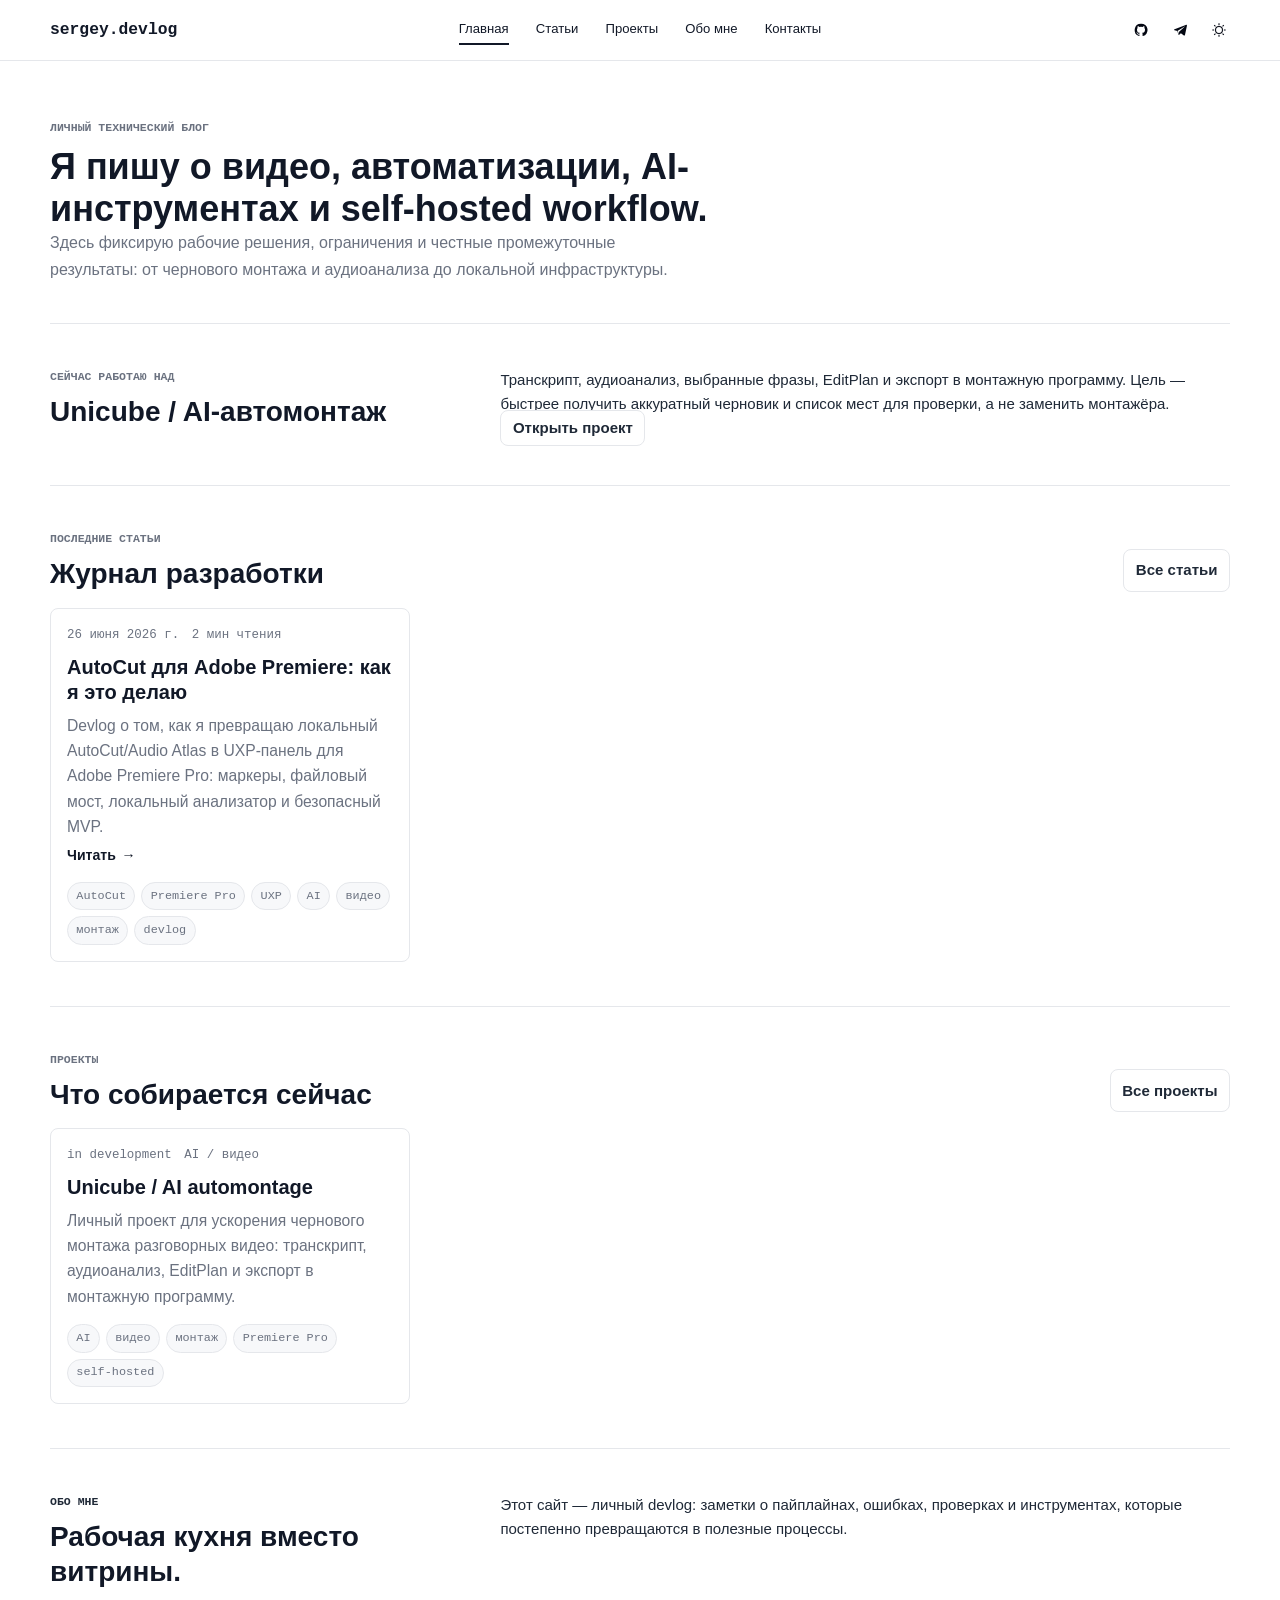
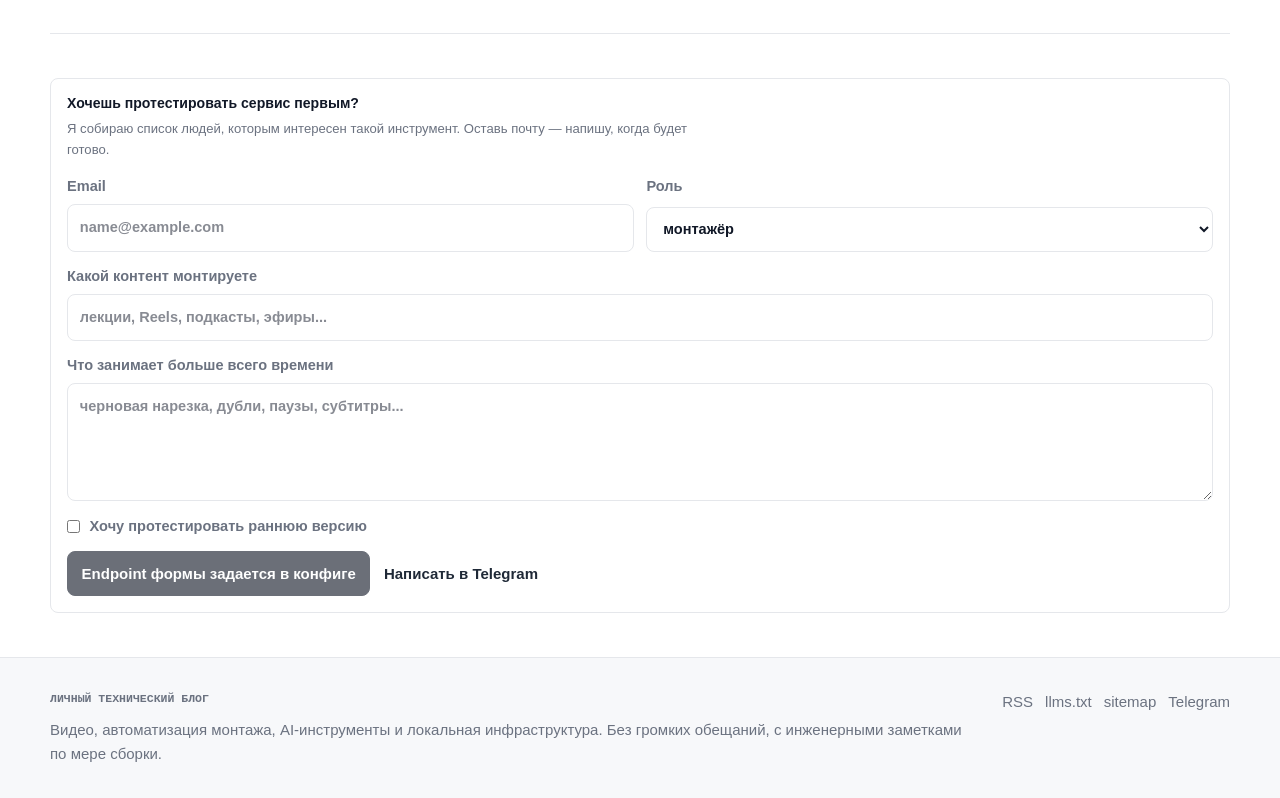
<file: index.html>
<!DOCTYPE html><html lang="ru"><head><meta charset="utf-8"><meta name="viewport" content="width=device-width, initial-scale=1"><meta name="generator" content="Astro v7.0.3"><link rel="icon" href="/favicon.svg" type="image/svg+xml"><title>Сергей: видео, AI-автомонтаж и self-hosted workflow</title><meta name="description" content="Личный технический блог о видео, автоматизации монтажа, AI-инструментах, Premiere/DaVinci и self-hosted процессах."><link rel="canonical" href="https://example.com/"><meta name="robots" content="index, follow"><meta property="og:locale" content="ru_RU"><meta property="og:site_name" content="Сергей: видео, AI-автомонтаж и self-hosted workflow"><meta property="og:type" content="website"><meta property="og:title" content="Сергей: видео, AI-автомонтаж и self-hosted workflow"><meta property="og:description" content="Личный технический блог о видео, автоматизации монтажа, AI-инструментах, Premiere/DaVinci и self-hosted процессах."><meta property="og:url" content="https://example.com/"><meta property="og:image" content="https://example.com/images/og-default.svg"><meta name="twitter:card" content="summary_large_image"><meta name="twitter:title" content="Сергей: видео, AI-автомонтаж и self-hosted workflow"><meta name="twitter:description" content="Личный технический блог о видео, автоматизации монтажа, AI-инструментах, Premiere/DaVinci и self-hosted процессах."><meta name="twitter:image" content="https://example.com/images/og-default.svg"><script type="application/ld+json">{"@context":"https://schema.org","@type":"WebSite","name":"Сергей: видео, AI-автомонтаж и self-hosted workflow","url":"https://example.com","inLanguage":"ru-RU","description":"Личный технический блог о видео, автоматизации монтажа, AI-инструментах, Premiere/DaVinci и self-hosted процессах.","author":{"@type":"Person","name":"Сергей"}}</script><script type="application/ld+json">{"@context":"https://schema.org","@type":"Person","name":"Сергей","url":"https://example.com","description":"Я исследую и собираю инструменты на стыке видеопроизводства, автоматизации монтажа, AI и локальной инфраструктуры.","sameAs":["https://t.me/your_username","https://github.com/your_username"]}</script><script type="application/ld+json">{"@context":"https://schema.org","@type":"BreadcrumbList","itemListElement":[{"@type":"ListItem","position":1,"name":"Главная","item":"https://example.com/"}]}</script><link rel="stylesheet" href="/_astro/seo.1qjp1LRA.css"></head><body><a class="skip-link" href="#content">К содержанию</a><header class="site-header" data-pagefind-ignore><div class="shell header-inner"><a class="brand" href="/" aria-label="На главную"><strong>sergey.devlog</strong></a><nav class="nav" aria-label="Главная навигация"><a href="/" aria-current="page">Главная</a><a href="/articles/">Статьи</a><a href="/projects/">Проекты</a><a href="/about/">Обо мне</a><a href="/contact/">Контакты</a></nav><div class="header-actions" aria-label="Быстрые ссылки"><a href="https://github.com/your_username" aria-label="GitHub"><svg viewBox="0 0 24 24" aria-hidden="true"><path d="M12 2.5a9.5 9.5 0 0 0-3 18.52c.48.09.65-.2.65-.46v-1.7c-2.64.57-3.2-1.12-3.2-1.12-.43-1.1-1.05-1.39-1.05-1.39-.86-.59.07-.58.07-.58.95.07 1.45.98 1.45.98.85 1.44 2.22 1.03 2.76.78.09-.62.33-1.03.6-1.27-2.1-.24-4.31-1.05-4.31-4.68 0-1.03.37-1.88.98-2.54-.1-.24-.42-1.2.09-2.5 0 0 .79-.25 2.6.97a8.9 8.9 0 0 1 4.73 0c1.8-1.22 2.6-.97 2.6-.97.5 1.3.18 2.26.09 2.5.61.66.98 1.5.98 2.54 0 3.64-2.22 4.44-4.33 4.67.34.3.64.88.64 1.77v2.64c0 .26.17.56.66.46A9.5 9.5 0 0 0 12 2.5Z"></path></svg></a><a href="https://t.me/your_username" aria-label="Telegram"><svg viewBox="0 0 24 24" aria-hidden="true"><path d="M20.55 4.4 3.9 10.83c-1.14.46-1.13 1.1-.2 1.38l4.27 1.33 1.63 5c.2.56.1.78.68.78.44 0 .64-.2.9-.45l2.16-2.1 4.5 3.33c.83.46 1.42.22 1.63-.77L22.4 5.54c.3-1.2-.46-1.75-1.85-1.14Zm-11.9 8.83 9.75-6.15c.49-.3.93-.14.57.18l-8.34 7.52-.33 3.49-1.65-5.04Z"></path></svg></a><button class="theme-toggle" type="button" aria-label="Переключить тему" data-theme-toggle><svg viewBox="0 0 24 24" aria-hidden="true"><path d="M12 18a6 6 0 1 1 0-12 6 6 0 0 1 0 12Zm0-1.6a4.4 4.4 0 1 0 0-8.8 4.4 4.4 0 0 0 0 8.8ZM11.2 2h1.6v2.7h-1.6V2Zm0 17.3h1.6V22h-1.6v-2.7ZM2 11.2h2.7v1.6H2v-1.6Zm17.3 0H22v1.6h-2.7v-1.6ZM4.22 5.35l1.13-1.13 1.9 1.9-1.13 1.13-1.9-1.9Zm12.53 12.53 1.13-1.13 1.9 1.9-1.13 1.13-1.9-1.9Zm0-11.76 1.9-1.9 1.13 1.13-1.9 1.9-1.13-1.13ZM4.22 18.65l1.9-1.9 1.13 1.13-1.9 1.9-1.13-1.13Z"></path></svg></button></div></div></header><script>
  const storedTheme = localStorage.getItem('theme');
  if (storedTheme === 'dark') document.documentElement.dataset.theme = 'dark';

  document.querySelector('[data-theme-toggle]')?.addEventListener('click', () => {
    const nextTheme = document.documentElement.dataset.theme === 'dark' ? 'light' : 'dark';
    document.documentElement.dataset.theme = nextTheme === 'dark' ? 'dark' : '';
    localStorage.setItem('theme', nextTheme);
  });
</script><main id="content" class="site-main"><section class="home-intro shell" data-pagefind-body><p class="eyebrow">личный технический блог</p><h1>Я пишу о видео, автоматизации, AI-инструментах и self-hosted workflow.</h1><p class="lead">Здесь фиксирую рабочие решения, ограничения и честные промежуточные результаты: от чернового монтажа и аудиоанализа до локальной инфраструктуры.</p></section><section class="section shell now-block" data-pagefind-body><div><p class="eyebrow">сейчас работаю над</p><h2>Unicube / AI-автомонтаж</h2></div><div class="text-block"><p>Транскрипт, аудиоанализ, выбранные фразы, EditPlan и экспорт в монтажную программу. Цель — быстрее получить аккуратный черновик и список мест для проверки, а не заменить монтажёра.</p><a href="/projects/unicube/">Открыть проект</a></div></section><section class="section shell"><div class="section-head"><div><p class="eyebrow">последние статьи</p><h2>Журнал разработки</h2></div><a href="/articles/">Все статьи</a></div><div class="card-grid"><article class="content-card"><div class="card-meta"><time datetime="2026-06-26T00:00:00.000Z">26 июня 2026 г.</time><span>2 мин чтения</span></div><h2><a href="/articles/ai-automontage-plugin/">AutoCut для Adobe Premiere: как я это делаю</a></h2><p>Devlog о том, как я превращаю локальный AutoCut/Audio Atlas в UXP-панель для Adobe Premiere Pro: маркеры, файловый мост, локальный анализатор и безопасный MVP.</p><a class="card-link" href="/articles/ai-automontage-plugin/">Читать</a><ul class="tag-list" aria-label="Теги"><li>AutoCut</li><li>Premiere Pro</li><li>UXP</li><li>AI</li><li>видео</li><li>монтаж</li><li>devlog</li></ul></article></div></section><section class="section shell"><div class="section-head"><div><p class="eyebrow">проекты</p><h2>Что собирается сейчас</h2></div><a href="/projects/">Все проекты</a></div><div class="card-grid"><article class="content-card project-card"><div class="card-meta"><span>in development</span><span>AI / видео</span></div><h2><a href="/projects/unicube/">Unicube / AI automontage</a></h2><p>Личный проект для ускорения чернового монтажа разговорных видео: транскрипт, аудиоанализ, EditPlan и экспорт в монтажную программу.</p><ul class="tag-list" aria-label="Теги проекта"><li>AI</li><li>видео</li><li>монтаж</li><li>Premiere Pro</li><li>self-hosted</li></ul></article></div></section><section class="section shell about-strip" data-pagefind-body><div><p class="eyebrow">обо мне</p><h2>Рабочая кухня вместо витрины.</h2></div><p>Этот сайт — личный devlog: заметки о пайплайнах, ошибках, проверках и инструментах, которые постепенно превращаются в полезные процессы.</p></section><section class="section shell feedback-band" id="feedback"><form class="feedback-form"><div class="form-intro"><h2>Хочешь протестировать сервис первым?</h2><p>Я собираю список людей, которым интересен такой инструмент. Оставь почту — напишу, когда будет готово.</p></div><div class="form-grid"><label><span>Email</span><input type="email" name="email" placeholder="name@example.com" autocomplete="email"></label><label><span>Роль</span><select name="role"><option value="монтажёр">монтажёр</option><option value="блогер">блогер</option><option value="SMM">SMM</option><option value="предприниматель">предприниматель</option><option value="другое">другое</option></select></label></div><label><span>Какой контент монтируете</span><input name="content_type" placeholder="лекции, Reels, подкасты, эфиры..."></label><label><span>Что занимает больше всего времени</span><textarea name="main_pain" rows="4" placeholder="черновая нарезка, дубли, паузы, субтитры..."></textarea></label><label class="check-row"><input type="checkbox" name="early_access" value="yes"><span>Хочу протестировать раннюю версию</span></label><div class="form-actions"><button type="button" disabled>Endpoint формы задается в конфиге</button><a href="https://t.me/your_username">Написать в Telegram</a></div></form></section></main><footer class="site-footer" data-pagefind-ignore><div class="shell footer-grid"><div><p class="eyebrow">Личный технический блог</p><p>Видео, автоматизация монтажа, AI-инструменты и локальная инфраструктура. Без громких обещаний, с инженерными заметками по мере сборки.</p></div><div class="footer-links"><a href="/rss.xml">RSS</a><a href="/llms.txt">llms.txt</a><a href="/sitemap.xml">sitemap</a><a href="https://t.me/your_username">Telegram</a></div></div></footer></body></html>
</file>
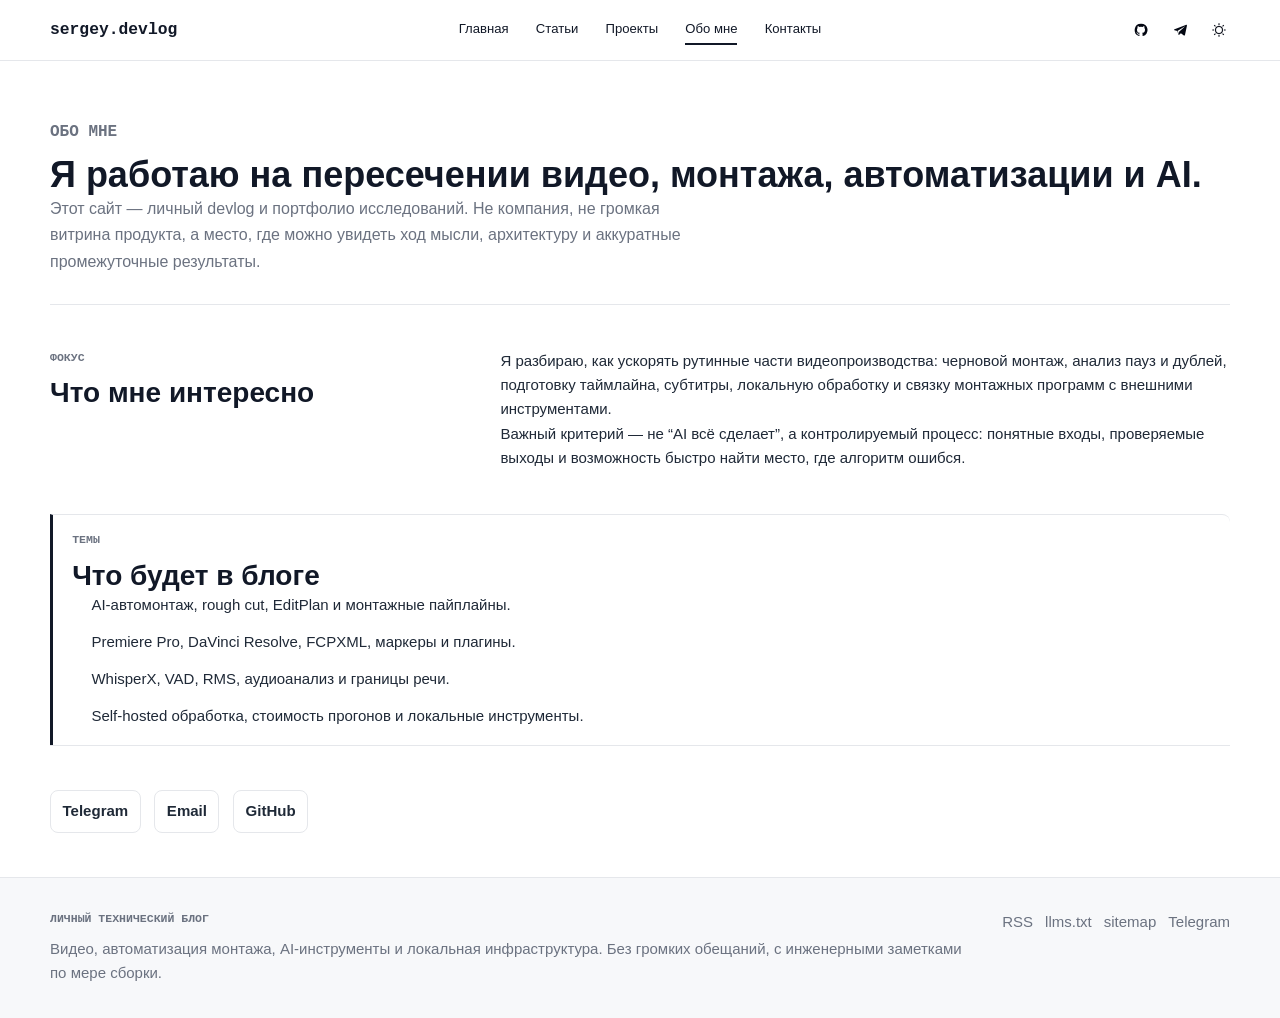
<file: about/index.html>
<!DOCTYPE html><html lang="ru"><head><meta charset="utf-8"><meta name="viewport" content="width=device-width, initial-scale=1"><meta name="generator" content="Astro v7.0.3"><link rel="icon" href="/favicon.svg" type="image/svg+xml"><title>Обо мне | sergey.devlog</title><meta name="description" content="Коротко о Сергее: видео, монтаж, автоматизация, AI-инструменты, self-hosted workflow и личные инженерные заметки."><link rel="canonical" href="https://example.com/about/"><meta name="robots" content="index, follow"><meta property="og:locale" content="ru_RU"><meta property="og:site_name" content="Сергей: видео, AI-автомонтаж и self-hosted workflow"><meta property="og:type" content="website"><meta property="og:title" content="Обо мне | sergey.devlog"><meta property="og:description" content="Коротко о Сергее: видео, монтаж, автоматизация, AI-инструменты, self-hosted workflow и личные инженерные заметки."><meta property="og:url" content="https://example.com/about/"><meta property="og:image" content="https://example.com/images/og-default.svg"><meta name="twitter:card" content="summary_large_image"><meta name="twitter:title" content="Обо мне | sergey.devlog"><meta name="twitter:description" content="Коротко о Сергее: видео, монтаж, автоматизация, AI-инструменты, self-hosted workflow и личные инженерные заметки."><meta name="twitter:image" content="https://example.com/images/og-default.svg"><script type="application/ld+json">{"@context":"https://schema.org","@type":"Person","name":"Сергей","url":"https://example.com","description":"Я исследую и собираю инструменты на стыке видеопроизводства, автоматизации монтажа, AI и локальной инфраструктуры.","sameAs":["https://t.me/your_username","https://github.com/your_username"]}</script><script type="application/ld+json">{"@context":"https://schema.org","@type":"BreadcrumbList","itemListElement":[{"@type":"ListItem","position":1,"name":"Главная","item":"https://example.com/"},{"@type":"ListItem","position":2,"name":"Обо мне","item":"https://example.com/about/"}]}</script><link rel="stylesheet" href="/_astro/seo.1qjp1LRA.css"></head><body><a class="skip-link" href="#content">К содержанию</a><header class="site-header" data-pagefind-ignore><div class="shell header-inner"><a class="brand" href="/" aria-label="На главную"><strong>sergey.devlog</strong></a><nav class="nav" aria-label="Главная навигация"><a href="/">Главная</a><a href="/articles/">Статьи</a><a href="/projects/">Проекты</a><a href="/about/" aria-current="page">Обо мне</a><a href="/contact/">Контакты</a></nav><div class="header-actions" aria-label="Быстрые ссылки"><a href="https://github.com/your_username" aria-label="GitHub"><svg viewBox="0 0 24 24" aria-hidden="true"><path d="M12 2.5a9.5 9.5 0 0 0-3 18.52c.48.09.65-.2.65-.46v-1.7c-2.64.57-3.2-1.12-3.2-1.12-.43-1.1-1.05-1.39-1.05-1.39-.86-.59.07-.58.07-.58.95.07 1.45.98 1.45.98.85 1.44 2.22 1.03 2.76.78.09-.62.33-1.03.6-1.27-2.1-.24-4.31-1.05-4.31-4.68 0-1.03.37-1.88.98-2.54-.1-.24-.42-1.2.09-2.5 0 0 .79-.25 2.6.97a8.9 8.9 0 0 1 4.73 0c1.8-1.22 2.6-.97 2.6-.97.5 1.3.18 2.26.09 2.5.61.66.98 1.5.98 2.54 0 3.64-2.22 4.44-4.33 4.67.34.3.64.88.64 1.77v2.64c0 .26.17.56.66.46A9.5 9.5 0 0 0 12 2.5Z"></path></svg></a><a href="https://t.me/your_username" aria-label="Telegram"><svg viewBox="0 0 24 24" aria-hidden="true"><path d="M20.55 4.4 3.9 10.83c-1.14.46-1.13 1.1-.2 1.38l4.27 1.33 1.63 5c.2.56.1.78.68.78.44 0 .64-.2.9-.45l2.16-2.1 4.5 3.33c.83.46 1.42.22 1.63-.77L22.4 5.54c.3-1.2-.46-1.75-1.85-1.14Zm-11.9 8.83 9.75-6.15c.49-.3.93-.14.57.18l-8.34 7.52-.33 3.49-1.65-5.04Z"></path></svg></a><button class="theme-toggle" type="button" aria-label="Переключить тему" data-theme-toggle><svg viewBox="0 0 24 24" aria-hidden="true"><path d="M12 18a6 6 0 1 1 0-12 6 6 0 0 1 0 12Zm0-1.6a4.4 4.4 0 1 0 0-8.8 4.4 4.4 0 0 0 0 8.8ZM11.2 2h1.6v2.7h-1.6V2Zm0 17.3h1.6V22h-1.6v-2.7ZM2 11.2h2.7v1.6H2v-1.6Zm17.3 0H22v1.6h-2.7v-1.6ZM4.22 5.35l1.13-1.13 1.9 1.9-1.13 1.13-1.9-1.9Zm12.53 12.53 1.13-1.13 1.9 1.9-1.13 1.13-1.9-1.9Zm0-11.76 1.9-1.9 1.13 1.13-1.9 1.9-1.13-1.13ZM4.22 18.65l1.9-1.9 1.13 1.13-1.9 1.9-1.13-1.13Z"></path></svg></button></div></div></header><script>
  const storedTheme = localStorage.getItem('theme');
  if (storedTheme === 'dark') document.documentElement.dataset.theme = 'dark';

  document.querySelector('[data-theme-toggle]')?.addEventListener('click', () => {
    const nextTheme = document.documentElement.dataset.theme === 'dark' ? 'light' : 'dark';
    document.documentElement.dataset.theme = nextTheme === 'dark' ? 'dark' : '';
    localStorage.setItem('theme', nextTheme);
  });
</script><main id="content" class="site-main"><section class="page-head shell" data-pagefind-body><p class="eyebrow">обо мне</p><h1>Я работаю на пересечении видео, монтажа, автоматизации и AI.</h1><p>Этот сайт — личный devlog и портфолио исследований. Не компания, не громкая витрина продукта, а место, где можно увидеть ход мысли, архитектуру и аккуратные промежуточные результаты.</p></section><section class="section shell section-grid" data-pagefind-body><div><p class="eyebrow">фокус</p><h2>Что мне интересно</h2></div><div class="text-block"><p>Я разбираю, как ускорять рутинные части видеопроизводства: черновой монтаж, анализ пауз и дублей, подготовку таймлайна, субтитры, локальную обработку и связку монтажных программ с внешними инструментами.</p><p>Важный критерий — не “AI всё сделает”, а контролируемый процесс: понятные входы, проверяемые выходы и возможность быстро найти место, где алгоритм ошибся.</p></div></section><section class="section shell compact-list" data-pagefind-body><p class="eyebrow">темы</p><h2>Что будет в блоге</h2><ul><li>AI-автомонтаж, rough cut, EditPlan и монтажные пайплайны.</li><li>Premiere Pro, DaVinci Resolve, FCPXML, маркеры и плагины.</li><li>WhisperX, VAD, RMS, аудиоанализ и границы речи.</li><li>Self-hosted обработка, стоимость прогонов и локальные инструменты.</li></ul></section><section class="section shell contact-strip" data-pagefind-ignore><a href="https://t.me/your_username">Telegram</a><a href="mailto:hello@example.com">Email</a><a href="https://github.com/your_username">GitHub</a></section></main><footer class="site-footer" data-pagefind-ignore><div class="shell footer-grid"><div><p class="eyebrow">Личный технический блог</p><p>Видео, автоматизация монтажа, AI-инструменты и локальная инфраструктура. Без громких обещаний, с инженерными заметками по мере сборки.</p></div><div class="footer-links"><a href="/rss.xml">RSS</a><a href="/llms.txt">llms.txt</a><a href="/sitemap.xml">sitemap</a><a href="https://t.me/your_username">Telegram</a></div></div></footer></body></html>
</file>
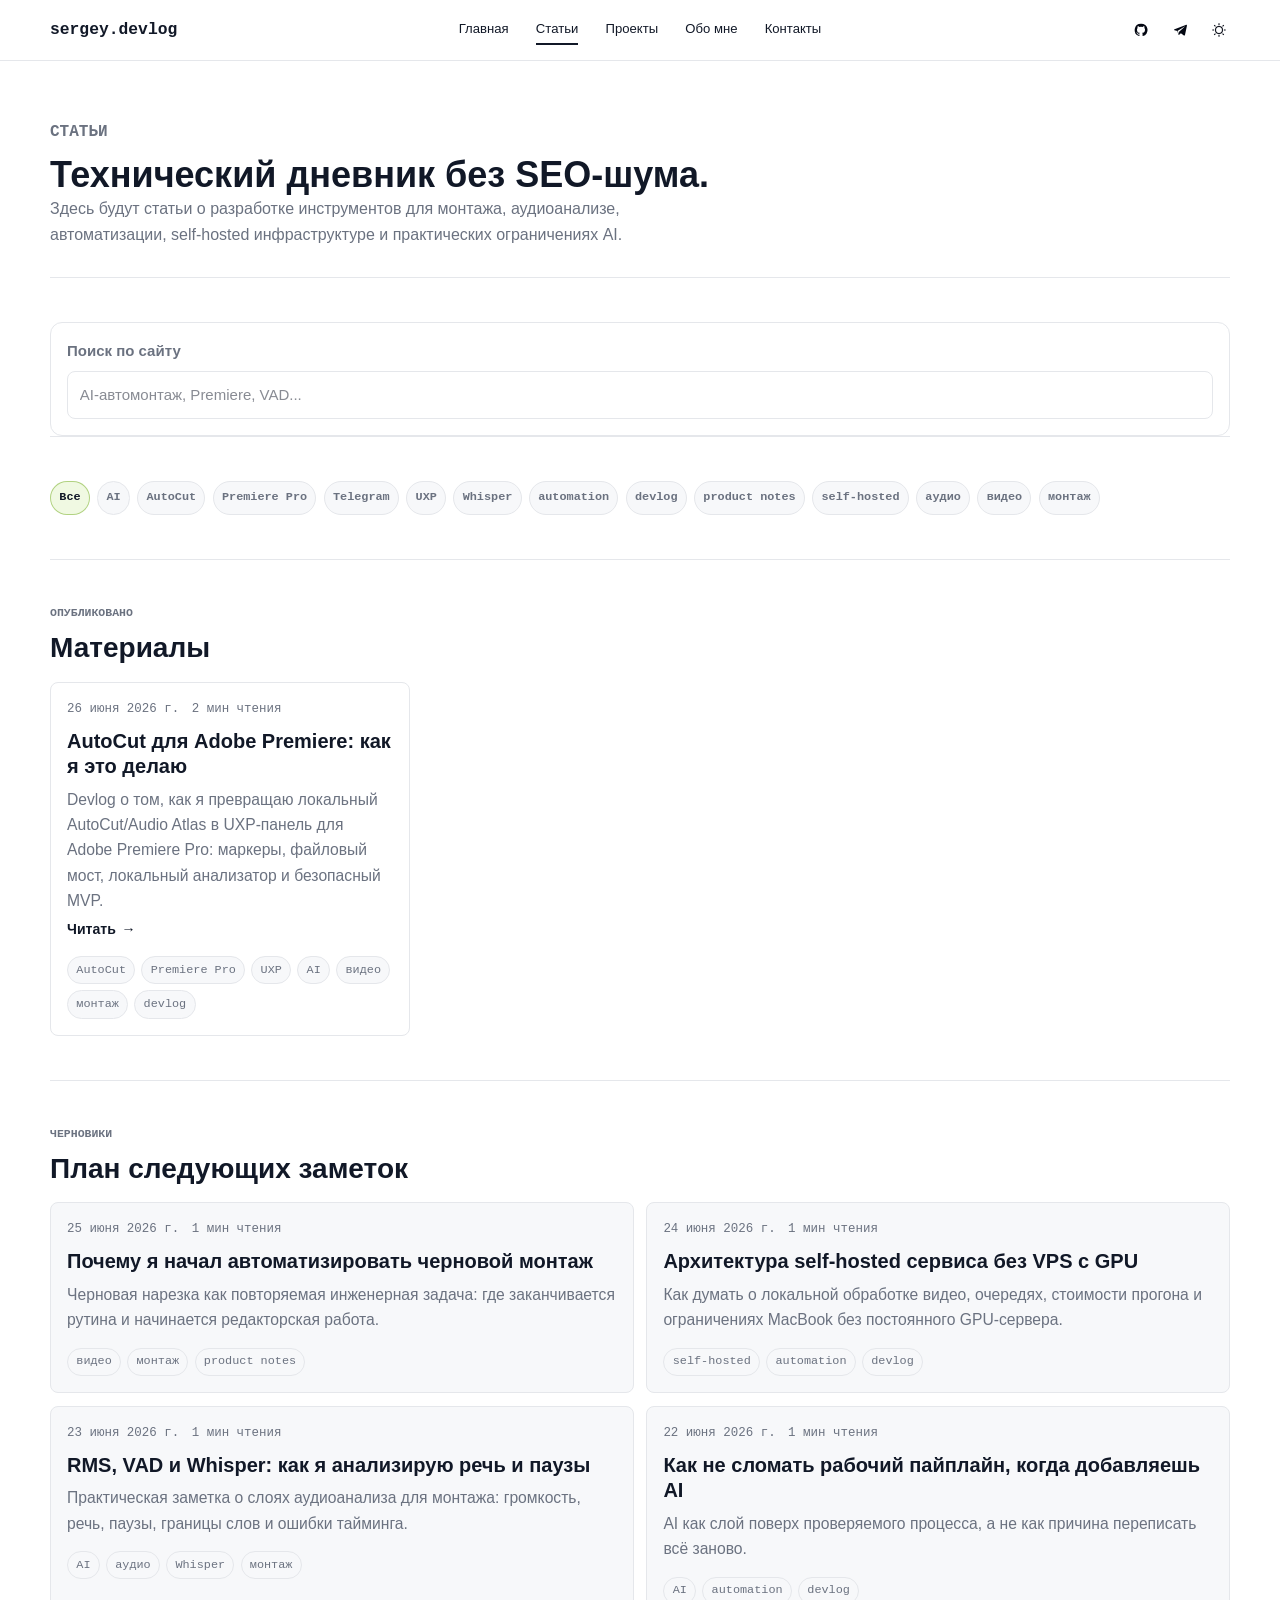
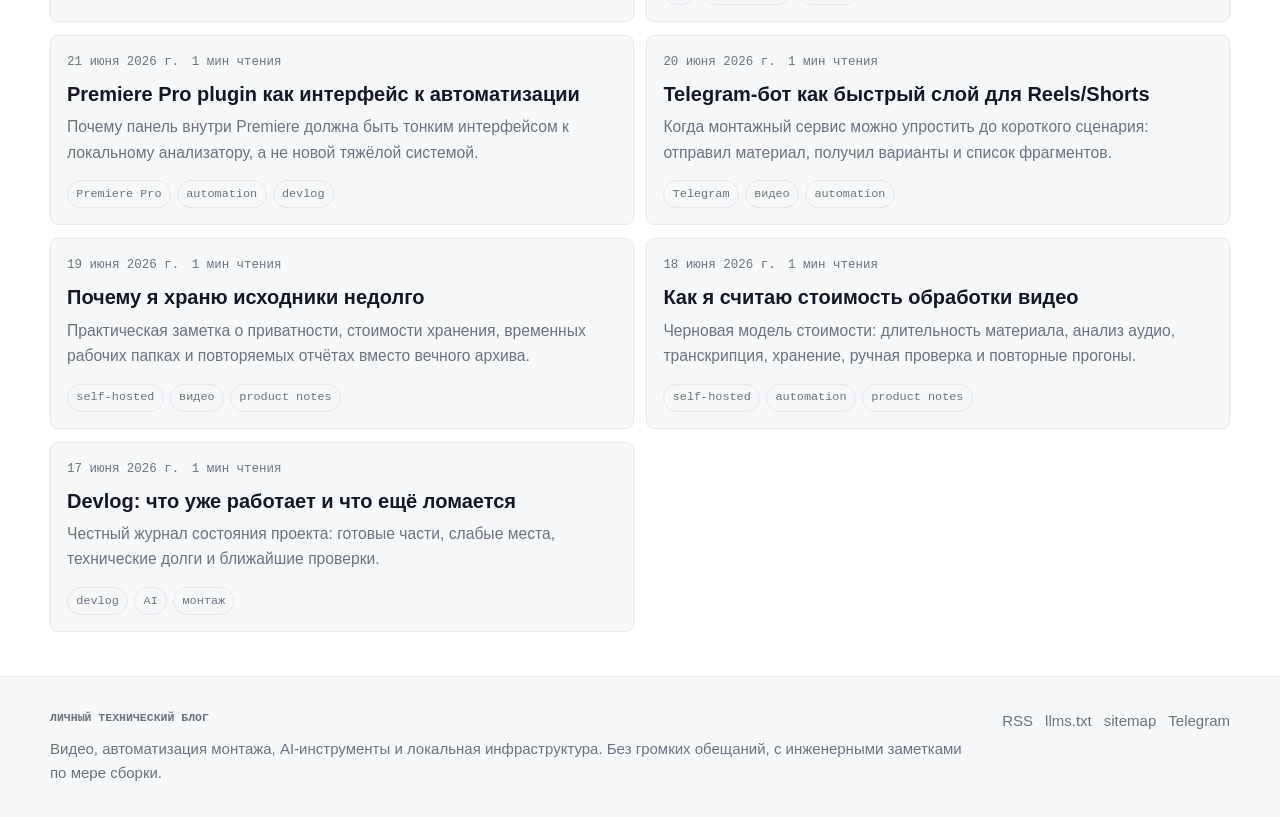
<file: articles/index.html>
<!DOCTYPE html><html lang="ru"><head><meta charset="utf-8"><meta name="viewport" content="width=device-width, initial-scale=1"><meta name="generator" content="Astro v7.0.3"><link rel="icon" href="/favicon.svg" type="image/svg+xml"><title>Статьи | sergey.devlog</title><meta name="description" content="Технические статьи и devlog о видео, AI-автомонтаже, Premiere/DaVinci, автоматизации и self-hosted workflow."><link rel="canonical" href="https://example.com/articles/"><meta name="robots" content="index, follow"><meta property="og:locale" content="ru_RU"><meta property="og:site_name" content="Сергей: видео, AI-автомонтаж и self-hosted workflow"><meta property="og:type" content="website"><meta property="og:title" content="Статьи | sergey.devlog"><meta property="og:description" content="Технические статьи и devlog о видео, AI-автомонтаже, Premiere/DaVinci, автоматизации и self-hosted workflow."><meta property="og:url" content="https://example.com/articles/"><meta property="og:image" content="https://example.com/images/og-default.svg"><meta name="twitter:card" content="summary_large_image"><meta name="twitter:title" content="Статьи | sergey.devlog"><meta name="twitter:description" content="Технические статьи и devlog о видео, AI-автомонтаже, Premiere/DaVinci, автоматизации и self-hosted workflow."><meta name="twitter:image" content="https://example.com/images/og-default.svg"><script type="application/ld+json">{"@context":"https://schema.org","@type":"Blog","name":"Сергей: видео, AI-автомонтаж и self-hosted workflow","url":"https://example.com/articles/","inLanguage":"ru-RU","description":"Личный технический блог о видео, автоматизации монтажа, AI-инструментах, Premiere/DaVinci и self-hosted процессах.","author":{"@type":"Person","name":"Сергей"}}</script><script type="application/ld+json">{"@context":"https://schema.org","@type":"BreadcrumbList","itemListElement":[{"@type":"ListItem","position":1,"name":"Главная","item":"https://example.com/"},{"@type":"ListItem","position":2,"name":"Статьи","item":"https://example.com/articles/"}]}</script><link rel="stylesheet" href="/_astro/seo.1qjp1LRA.css"></head><body><a class="skip-link" href="#content">К содержанию</a><header class="site-header" data-pagefind-ignore><div class="shell header-inner"><a class="brand" href="/" aria-label="На главную"><strong>sergey.devlog</strong></a><nav class="nav" aria-label="Главная навигация"><a href="/">Главная</a><a href="/articles/" aria-current="page">Статьи</a><a href="/projects/">Проекты</a><a href="/about/">Обо мне</a><a href="/contact/">Контакты</a></nav><div class="header-actions" aria-label="Быстрые ссылки"><a href="https://github.com/your_username" aria-label="GitHub"><svg viewBox="0 0 24 24" aria-hidden="true"><path d="M12 2.5a9.5 9.5 0 0 0-3 18.52c.48.09.65-.2.65-.46v-1.7c-2.64.57-3.2-1.12-3.2-1.12-.43-1.1-1.05-1.39-1.05-1.39-.86-.59.07-.58.07-.58.95.07 1.45.98 1.45.98.85 1.44 2.22 1.03 2.76.78.09-.62.33-1.03.6-1.27-2.1-.24-4.31-1.05-4.31-4.68 0-1.03.37-1.88.98-2.54-.1-.24-.42-1.2.09-2.5 0 0 .79-.25 2.6.97a8.9 8.9 0 0 1 4.73 0c1.8-1.22 2.6-.97 2.6-.97.5 1.3.18 2.26.09 2.5.61.66.98 1.5.98 2.54 0 3.64-2.22 4.44-4.33 4.67.34.3.64.88.64 1.77v2.64c0 .26.17.56.66.46A9.5 9.5 0 0 0 12 2.5Z"></path></svg></a><a href="https://t.me/your_username" aria-label="Telegram"><svg viewBox="0 0 24 24" aria-hidden="true"><path d="M20.55 4.4 3.9 10.83c-1.14.46-1.13 1.1-.2 1.38l4.27 1.33 1.63 5c.2.56.1.78.68.78.44 0 .64-.2.9-.45l2.16-2.1 4.5 3.33c.83.46 1.42.22 1.63-.77L22.4 5.54c.3-1.2-.46-1.75-1.85-1.14Zm-11.9 8.83 9.75-6.15c.49-.3.93-.14.57.18l-8.34 7.52-.33 3.49-1.65-5.04Z"></path></svg></a><button class="theme-toggle" type="button" aria-label="Переключить тему" data-theme-toggle><svg viewBox="0 0 24 24" aria-hidden="true"><path d="M12 18a6 6 0 1 1 0-12 6 6 0 0 1 0 12Zm0-1.6a4.4 4.4 0 1 0 0-8.8 4.4 4.4 0 0 0 0 8.8ZM11.2 2h1.6v2.7h-1.6V2Zm0 17.3h1.6V22h-1.6v-2.7ZM2 11.2h2.7v1.6H2v-1.6Zm17.3 0H22v1.6h-2.7v-1.6ZM4.22 5.35l1.13-1.13 1.9 1.9-1.13 1.13-1.9-1.9Zm12.53 12.53 1.13-1.13 1.9 1.9-1.13 1.13-1.9-1.9Zm0-11.76 1.9-1.9 1.13 1.13-1.9 1.9-1.13-1.13ZM4.22 18.65l1.9-1.9 1.13 1.13-1.9 1.9-1.13-1.13Z"></path></svg></button></div></div></header><script>
  const storedTheme = localStorage.getItem('theme');
  if (storedTheme === 'dark') document.documentElement.dataset.theme = 'dark';

  document.querySelector('[data-theme-toggle]')?.addEventListener('click', () => {
    const nextTheme = document.documentElement.dataset.theme === 'dark' ? 'light' : 'dark';
    document.documentElement.dataset.theme = nextTheme === 'dark' ? 'dark' : '';
    localStorage.setItem('theme', nextTheme);
  });
</script><main id="content" class="site-main"><section class="page-head shell" data-pagefind-body><p class="eyebrow">статьи</p><h1>Технический дневник без SEO-шума.</h1><p>Здесь будут статьи о разработке инструментов для монтажа, аудиоанализе, автоматизации, self-hosted инфраструктуре и практических ограничениях AI.</p></section><section class="section shell search-panel" data-pagefind-ignore><div class="search-box"><label for="site-search">Поиск по сайту</label><input id="site-search" name="search" type="search" placeholder="AI-автомонтаж, Premiere, VAD..." autocomplete="off"><div id="search-results" class="search-results" role="status" aria-live="polite"></div></div></section><section class="section shell" data-pagefind-ignore><div class="tag-filter" aria-label="Фильтр по тегам"><button type="button" class="is-active" data-tag-filter="all">Все</button><button type="button" data-tag-filter="AI">AI</button><button type="button" data-tag-filter="AutoCut">AutoCut</button><button type="button" data-tag-filter="Premiere Pro">Premiere Pro</button><button type="button" data-tag-filter="Telegram">Telegram</button><button type="button" data-tag-filter="UXP">UXP</button><button type="button" data-tag-filter="Whisper">Whisper</button><button type="button" data-tag-filter="automation">automation</button><button type="button" data-tag-filter="devlog">devlog</button><button type="button" data-tag-filter="product notes">product notes</button><button type="button" data-tag-filter="self-hosted">self-hosted</button><button type="button" data-tag-filter="аудио">аудио</button><button type="button" data-tag-filter="видео">видео</button><button type="button" data-tag-filter="монтаж">монтаж</button></div></section><section class="section shell"><div class="section-head"><div><p class="eyebrow">опубликовано</p><h2>Материалы</h2></div></div><div class="card-grid" id="article-grid"><div data-article-card data-tags="AutoCut,Premiere Pro,UXP,AI,видео,монтаж,devlog"><article class="content-card"><div class="card-meta"><time datetime="2026-06-26T00:00:00.000Z">26 июня 2026 г.</time><span>2 мин чтения</span></div><h2><a href="/articles/ai-automontage-plugin/">AutoCut для Adobe Premiere: как я это делаю</a></h2><p>Devlog о том, как я превращаю локальный AutoCut/Audio Atlas в UXP-панель для Adobe Premiere Pro: маркеры, файловый мост, локальный анализатор и безопасный MVP.</p><a class="card-link" href="/articles/ai-automontage-plugin/">Читать</a><ul class="tag-list" aria-label="Теги"><li>AutoCut</li><li>Premiere Pro</li><li>UXP</li><li>AI</li><li>видео</li><li>монтаж</li><li>devlog</li></ul></article></div></div></section><section class="section shell"><div class="section-head"><div><p class="eyebrow">черновики</p><h2>План следующих заметок</h2></div></div><div class="draft-list"><article class="content-card is-muted"><div class="card-meta"><time datetime="2026-06-25T00:00:00.000Z">25 июня 2026 г.</time><span>1 мин чтения</span></div><h2>Почему я начал автоматизировать черновой монтаж</h2><p>Черновая нарезка как повторяемая инженерная задача: где заканчивается рутина и начинается редакторская работа.</p><ul class="tag-list" aria-label="Теги"><li>видео</li><li>монтаж</li><li>product notes</li></ul></article><article class="content-card is-muted"><div class="card-meta"><time datetime="2026-06-24T00:00:00.000Z">24 июня 2026 г.</time><span>1 мин чтения</span></div><h2>Архитектура self-hosted сервиса без VPS с GPU</h2><p>Как думать о локальной обработке видео, очередях, стоимости прогона и ограничениях MacBook без постоянного GPU-сервера.</p><ul class="tag-list" aria-label="Теги"><li>self-hosted</li><li>automation</li><li>devlog</li></ul></article><article class="content-card is-muted"><div class="card-meta"><time datetime="2026-06-23T00:00:00.000Z">23 июня 2026 г.</time><span>1 мин чтения</span></div><h2>RMS, VAD и Whisper: как я анализирую речь и паузы</h2><p>Практическая заметка о слоях аудиоанализа для монтажа: громкость, речь, паузы, границы слов и ошибки тайминга.</p><ul class="tag-list" aria-label="Теги"><li>AI</li><li>аудио</li><li>Whisper</li><li>монтаж</li></ul></article><article class="content-card is-muted"><div class="card-meta"><time datetime="2026-06-22T00:00:00.000Z">22 июня 2026 г.</time><span>1 мин чтения</span></div><h2>Как не сломать рабочий пайплайн, когда добавляешь AI</h2><p>AI как слой поверх проверяемого процесса, а не как причина переписать всё заново.</p><ul class="tag-list" aria-label="Теги"><li>AI</li><li>automation</li><li>devlog</li></ul></article><article class="content-card is-muted"><div class="card-meta"><time datetime="2026-06-21T00:00:00.000Z">21 июня 2026 г.</time><span>1 мин чтения</span></div><h2>Premiere Pro plugin как интерфейс к автоматизации</h2><p>Почему панель внутри Premiere должна быть тонким интерфейсом к локальному анализатору, а не новой тяжёлой системой.</p><ul class="tag-list" aria-label="Теги"><li>Premiere Pro</li><li>automation</li><li>devlog</li></ul></article><article class="content-card is-muted"><div class="card-meta"><time datetime="2026-06-20T00:00:00.000Z">20 июня 2026 г.</time><span>1 мин чтения</span></div><h2>Telegram-бот как быстрый слой для Reels/Shorts</h2><p>Когда монтажный сервис можно упростить до короткого сценария: отправил материал, получил варианты и список фрагментов.</p><ul class="tag-list" aria-label="Теги"><li>Telegram</li><li>видео</li><li>automation</li></ul></article><article class="content-card is-muted"><div class="card-meta"><time datetime="2026-06-19T00:00:00.000Z">19 июня 2026 г.</time><span>1 мин чтения</span></div><h2>Почему я храню исходники недолго</h2><p>Практическая заметка о приватности, стоимости хранения, временных рабочих папках и повторяемых отчётах вместо вечного архива.</p><ul class="tag-list" aria-label="Теги"><li>self-hosted</li><li>видео</li><li>product notes</li></ul></article><article class="content-card is-muted"><div class="card-meta"><time datetime="2026-06-18T00:00:00.000Z">18 июня 2026 г.</time><span>1 мин чтения</span></div><h2>Как я считаю стоимость обработки видео</h2><p>Черновая модель стоимости: длительность материала, анализ аудио, транскрипция, хранение, ручная проверка и повторные прогоны.</p><ul class="tag-list" aria-label="Теги"><li>self-hosted</li><li>automation</li><li>product notes</li></ul></article><article class="content-card is-muted"><div class="card-meta"><time datetime="2026-06-17T00:00:00.000Z">17 июня 2026 г.</time><span>1 мин чтения</span></div><h2>Devlog: что уже работает и что ещё ломается</h2><p>Честный журнал состояния проекта: готовые части, слабые места, технические долги и ближайшие проверки.</p><ul class="tag-list" aria-label="Теги"><li>devlog</li><li>AI</li><li>монтаж</li></ul></article></div></section><script type="module">
    window.addEventListener('DOMContentLoaded', () => {
      const buttons = document.querySelectorAll('[data-tag-filter]');
      const cards = document.querySelectorAll('[data-article-card]');
      const searchInput = document.querySelector('#site-search');
      const searchResults = document.querySelector('#search-results');
      let pagefind;

      const clearResults = () => {
        if (!searchResults) return;
        searchResults.replaceChildren();
      };

      const renderResults = (items) => {
        if (!searchResults) return;
        searchResults.replaceChildren();

        if (items.length === 0) {
          const empty = document.createElement('p');
          empty.textContent = 'Ничего не найдено.';
          searchResults.append(empty);
          return;
        }

        const list = document.createElement('ol');
        for (const item of items) {
          const li = document.createElement('li');
          const link = document.createElement('a');
          const title = document.createElement('strong');
          const excerpt = document.createElement('p');

          link.href = item.url;
          title.textContent = item.meta?.title || item.url;
          excerpt.innerHTML = item.excerpt || '';
          link.append(title, excerpt);
          li.append(link);
          list.append(li);
        }
        searchResults.append(list);
      };

      const runSearch = async () => {
        const query = searchInput?.value.trim();
        if (!query) {
          clearResults();
          return;
        }

        try {
          pagefind ||= await import('/pagefind/pagefind.js');
          const search = await pagefind.search(query);
          const items = await Promise.all(search.results.slice(0, 6).map((result) => result.data()));
          renderResults(items);
        } catch {
          clearResults();
        }
      };

      searchInput?.addEventListener('input', runSearch);

      buttons.forEach((button) => {
        button.addEventListener('click', () => {
          const tag = button.getAttribute('data-tag-filter');
          buttons.forEach((item) => item.classList.remove('is-active'));
          button.classList.add('is-active');
          cards.forEach((card) => {
            const tags = (card.getAttribute('data-tags') || '').split(',');
            card.toggleAttribute('hidden', tag !== 'all' && !tags.includes(tag || ''));
          });
        });
      });
    });
  </script></main><footer class="site-footer" data-pagefind-ignore><div class="shell footer-grid"><div><p class="eyebrow">Личный технический блог</p><p>Видео, автоматизация монтажа, AI-инструменты и локальная инфраструктура. Без громких обещаний, с инженерными заметками по мере сборки.</p></div><div class="footer-links"><a href="/rss.xml">RSS</a><a href="/llms.txt">llms.txt</a><a href="/sitemap.xml">sitemap</a><a href="https://t.me/your_username">Telegram</a></div></div></footer></body></html>
</file>
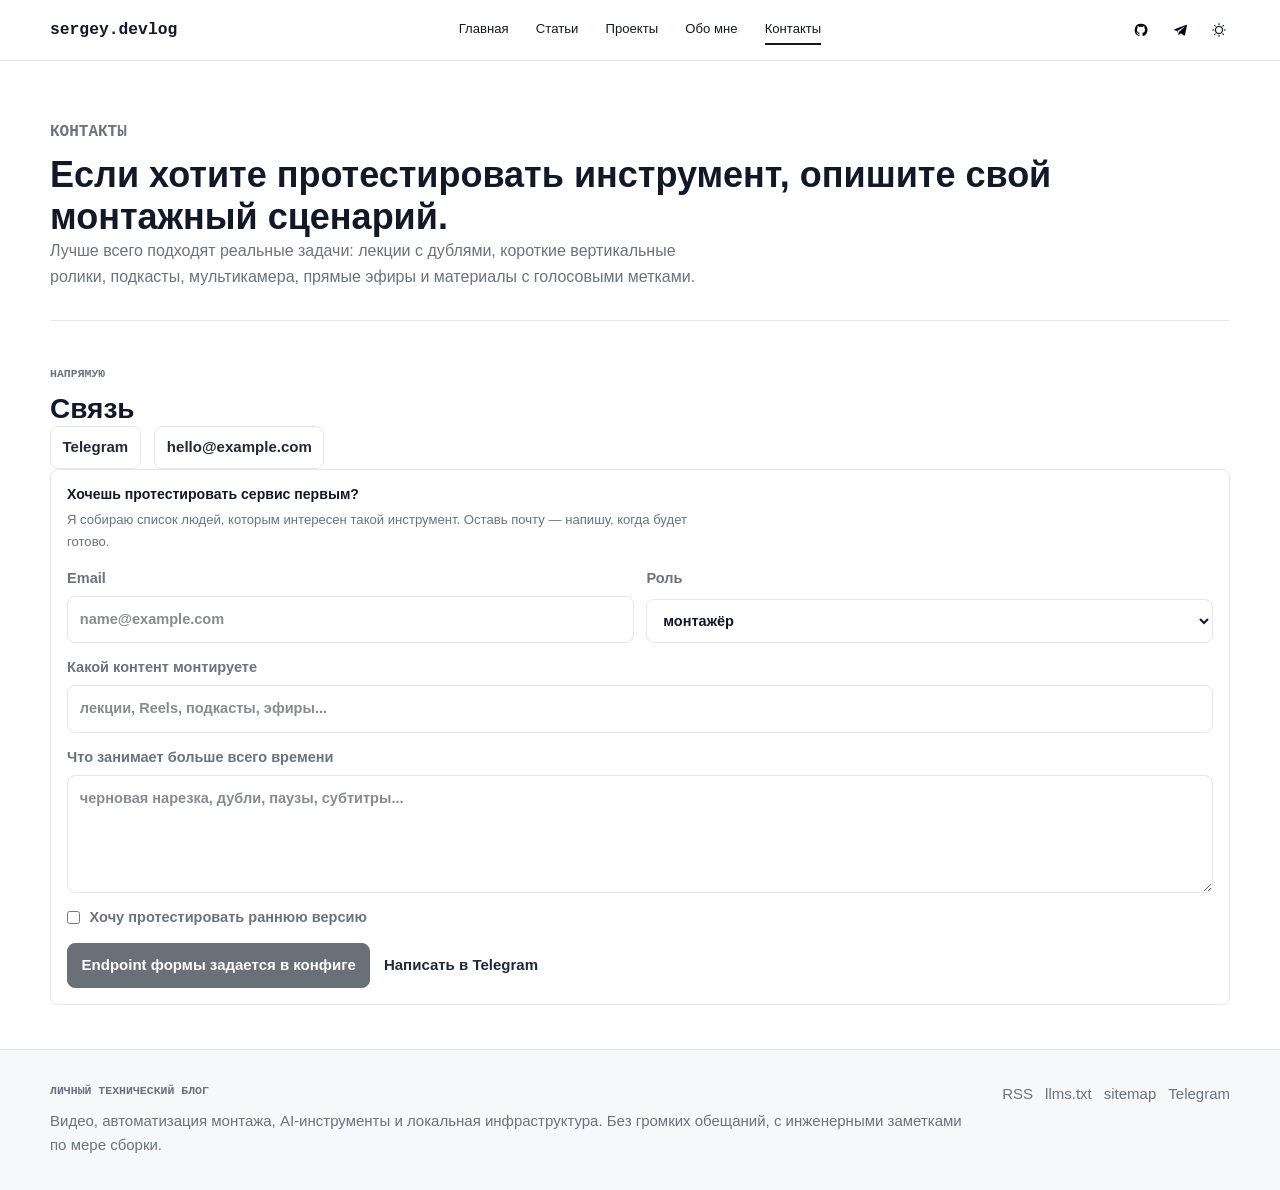
<file: contact/index.html>
<!DOCTYPE html><html lang="ru"><head><meta charset="utf-8"><meta name="viewport" content="width=device-width, initial-scale=1"><meta name="generator" content="Astro v7.0.3"><link rel="icon" href="/favicon.svg" type="image/svg+xml"><title>Контакты | sergey.devlog</title><meta name="description" content="Связаться с Сергеем, предложить тестовый сценарий для AI-автомонтажа или оставить раннюю обратную связь."><link rel="canonical" href="https://example.com/contact/"><meta name="robots" content="index, follow"><meta property="og:locale" content="ru_RU"><meta property="og:site_name" content="Сергей: видео, AI-автомонтаж и self-hosted workflow"><meta property="og:type" content="website"><meta property="og:title" content="Контакты | sergey.devlog"><meta property="og:description" content="Связаться с Сергеем, предложить тестовый сценарий для AI-автомонтажа или оставить раннюю обратную связь."><meta property="og:url" content="https://example.com/contact/"><meta property="og:image" content="https://example.com/images/og-default.svg"><meta name="twitter:card" content="summary_large_image"><meta name="twitter:title" content="Контакты | sergey.devlog"><meta name="twitter:description" content="Связаться с Сергеем, предложить тестовый сценарий для AI-автомонтажа или оставить раннюю обратную связь."><meta name="twitter:image" content="https://example.com/images/og-default.svg"><script type="application/ld+json">{"@context":"https://schema.org","@type":"BreadcrumbList","itemListElement":[{"@type":"ListItem","position":1,"name":"Главная","item":"https://example.com/"},{"@type":"ListItem","position":2,"name":"Контакты","item":"https://example.com/contact/"}]}</script><link rel="stylesheet" href="/_astro/seo.1qjp1LRA.css"></head><body><a class="skip-link" href="#content">К содержанию</a><header class="site-header" data-pagefind-ignore><div class="shell header-inner"><a class="brand" href="/" aria-label="На главную"><strong>sergey.devlog</strong></a><nav class="nav" aria-label="Главная навигация"><a href="/">Главная</a><a href="/articles/">Статьи</a><a href="/projects/">Проекты</a><a href="/about/">Обо мне</a><a href="/contact/" aria-current="page">Контакты</a></nav><div class="header-actions" aria-label="Быстрые ссылки"><a href="https://github.com/your_username" aria-label="GitHub"><svg viewBox="0 0 24 24" aria-hidden="true"><path d="M12 2.5a9.5 9.5 0 0 0-3 18.52c.48.09.65-.2.65-.46v-1.7c-2.64.57-3.2-1.12-3.2-1.12-.43-1.1-1.05-1.39-1.05-1.39-.86-.59.07-.58.07-.58.95.07 1.45.98 1.45.98.85 1.44 2.22 1.03 2.76.78.09-.62.33-1.03.6-1.27-2.1-.24-4.31-1.05-4.31-4.68 0-1.03.37-1.88.98-2.54-.1-.24-.42-1.2.09-2.5 0 0 .79-.25 2.6.97a8.9 8.9 0 0 1 4.73 0c1.8-1.22 2.6-.97 2.6-.97.5 1.3.18 2.26.09 2.5.61.66.98 1.5.98 2.54 0 3.64-2.22 4.44-4.33 4.67.34.3.64.88.64 1.77v2.64c0 .26.17.56.66.46A9.5 9.5 0 0 0 12 2.5Z"></path></svg></a><a href="https://t.me/your_username" aria-label="Telegram"><svg viewBox="0 0 24 24" aria-hidden="true"><path d="M20.55 4.4 3.9 10.83c-1.14.46-1.13 1.1-.2 1.38l4.27 1.33 1.63 5c.2.56.1.78.68.78.44 0 .64-.2.9-.45l2.16-2.1 4.5 3.33c.83.46 1.42.22 1.63-.77L22.4 5.54c.3-1.2-.46-1.75-1.85-1.14Zm-11.9 8.83 9.75-6.15c.49-.3.93-.14.57.18l-8.34 7.52-.33 3.49-1.65-5.04Z"></path></svg></a><button class="theme-toggle" type="button" aria-label="Переключить тему" data-theme-toggle><svg viewBox="0 0 24 24" aria-hidden="true"><path d="M12 18a6 6 0 1 1 0-12 6 6 0 0 1 0 12Zm0-1.6a4.4 4.4 0 1 0 0-8.8 4.4 4.4 0 0 0 0 8.8ZM11.2 2h1.6v2.7h-1.6V2Zm0 17.3h1.6V22h-1.6v-2.7ZM2 11.2h2.7v1.6H2v-1.6Zm17.3 0H22v1.6h-2.7v-1.6ZM4.22 5.35l1.13-1.13 1.9 1.9-1.13 1.13-1.9-1.9Zm12.53 12.53 1.13-1.13 1.9 1.9-1.13 1.13-1.9-1.9Zm0-11.76 1.9-1.9 1.13 1.13-1.9 1.9-1.13-1.13ZM4.22 18.65l1.9-1.9 1.13 1.13-1.9 1.9-1.13-1.13Z"></path></svg></button></div></div></header><script>
  const storedTheme = localStorage.getItem('theme');
  if (storedTheme === 'dark') document.documentElement.dataset.theme = 'dark';

  document.querySelector('[data-theme-toggle]')?.addEventListener('click', () => {
    const nextTheme = document.documentElement.dataset.theme === 'dark' ? 'light' : 'dark';
    document.documentElement.dataset.theme = nextTheme === 'dark' ? 'dark' : '';
    localStorage.setItem('theme', nextTheme);
  });
</script><main id="content" class="site-main"><section class="page-head shell" data-pagefind-body><p class="eyebrow">контакты</p><h1>Если хотите протестировать инструмент, опишите свой монтажный сценарий.</h1><p>Лучше всего подходят реальные задачи: лекции с дублями, короткие вертикальные ролики, подкасты, мультикамера, прямые эфиры и материалы с голосовыми метками.</p></section><section class="section shell feedback-band"><div><p class="eyebrow">напрямую</p><h2>Связь</h2><div class="contact-list" data-pagefind-ignore><a href="https://t.me/your_username">Telegram</a><a href="mailto:hello@example.com">hello@example.com</a></div></div><form class="feedback-form"><div class="form-intro"><h2>Хочешь протестировать сервис первым?</h2><p>Я собираю список людей, которым интересен такой инструмент. Оставь почту — напишу, когда будет готово.</p></div><div class="form-grid"><label><span>Email</span><input type="email" name="email" placeholder="name@example.com" autocomplete="email"></label><label><span>Роль</span><select name="role"><option value="монтажёр">монтажёр</option><option value="блогер">блогер</option><option value="SMM">SMM</option><option value="предприниматель">предприниматель</option><option value="другое">другое</option></select></label></div><label><span>Какой контент монтируете</span><input name="content_type" placeholder="лекции, Reels, подкасты, эфиры..."></label><label><span>Что занимает больше всего времени</span><textarea name="main_pain" rows="4" placeholder="черновая нарезка, дубли, паузы, субтитры..."></textarea></label><label class="check-row"><input type="checkbox" name="early_access" value="yes"><span>Хочу протестировать раннюю версию</span></label><div class="form-actions"><button type="button" disabled>Endpoint формы задается в конфиге</button><a href="https://t.me/your_username">Написать в Telegram</a></div></form></section></main><footer class="site-footer" data-pagefind-ignore><div class="shell footer-grid"><div><p class="eyebrow">Личный технический блог</p><p>Видео, автоматизация монтажа, AI-инструменты и локальная инфраструктура. Без громких обещаний, с инженерными заметками по мере сборки.</p></div><div class="footer-links"><a href="/rss.xml">RSS</a><a href="/llms.txt">llms.txt</a><a href="/sitemap.xml">sitemap</a><a href="https://t.me/your_username">Telegram</a></div></div></footer></body></html>
</file>
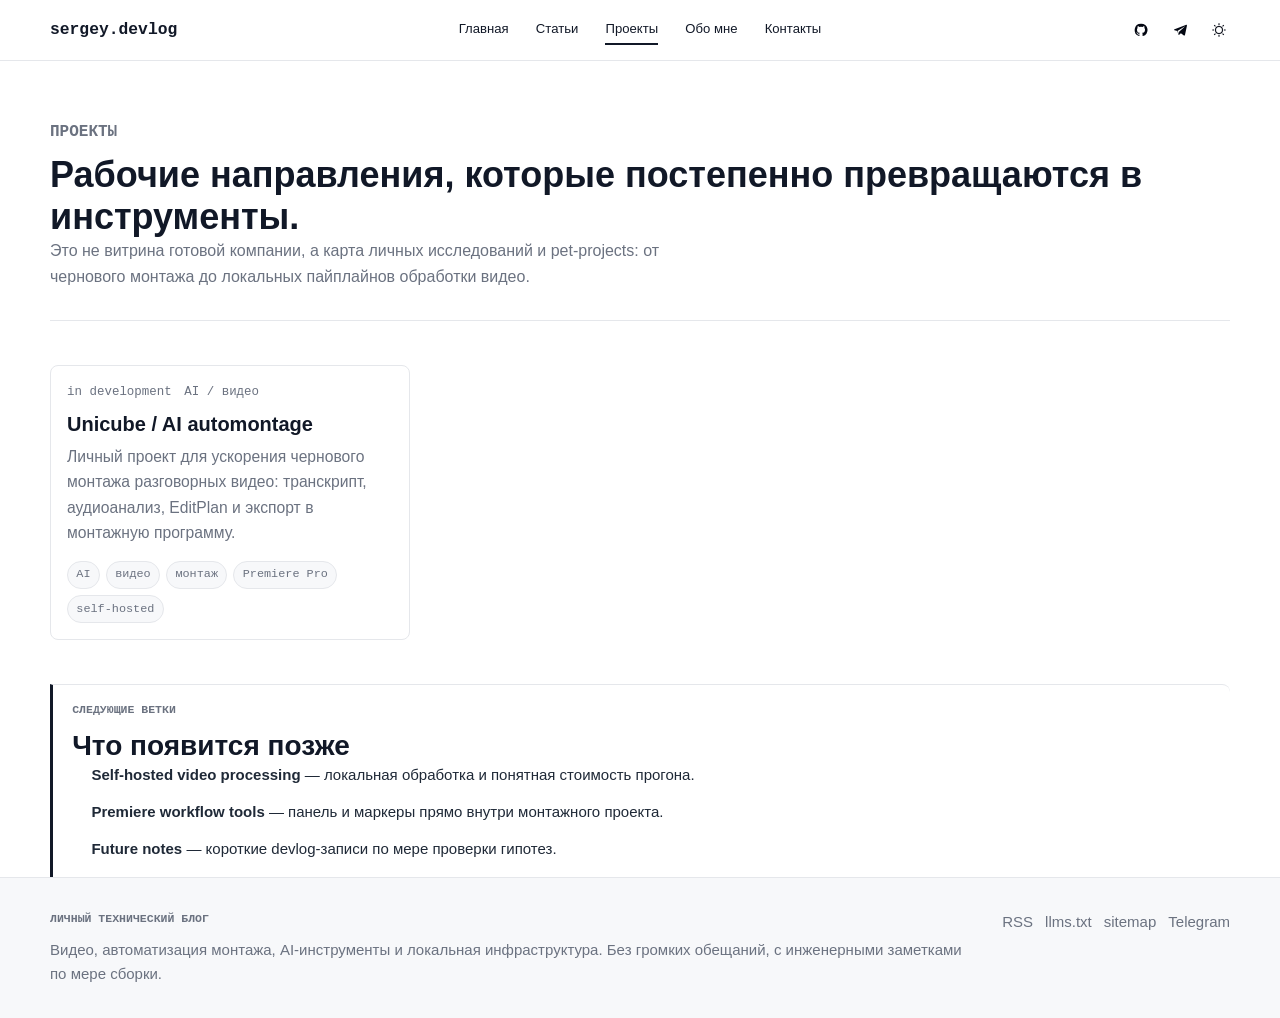
<file: projects/index.html>
<!DOCTYPE html><html lang="ru"><head><meta charset="utf-8"><meta name="viewport" content="width=device-width, initial-scale=1"><meta name="generator" content="Astro v7.0.3"><link rel="icon" href="/favicon.svg" type="image/svg+xml"><title>Проекты | sergey.devlog</title><meta name="description" content="Проекты и рабочие направления: AI-автомонтаж, self-hosted видеообработка, Premiere workflow tools и заметки о разработке."><link rel="canonical" href="https://example.com/projects/"><meta name="robots" content="index, follow"><meta property="og:locale" content="ru_RU"><meta property="og:site_name" content="Сергей: видео, AI-автомонтаж и self-hosted workflow"><meta property="og:type" content="website"><meta property="og:title" content="Проекты | sergey.devlog"><meta property="og:description" content="Проекты и рабочие направления: AI-автомонтаж, self-hosted видеообработка, Premiere workflow tools и заметки о разработке."><meta property="og:url" content="https://example.com/projects/"><meta property="og:image" content="https://example.com/images/og-default.svg"><meta name="twitter:card" content="summary_large_image"><meta name="twitter:title" content="Проекты | sergey.devlog"><meta name="twitter:description" content="Проекты и рабочие направления: AI-автомонтаж, self-hosted видеообработка, Premiere workflow tools и заметки о разработке."><meta name="twitter:image" content="https://example.com/images/og-default.svg"><script type="application/ld+json">{"@context":"https://schema.org","@type":"BreadcrumbList","itemListElement":[{"@type":"ListItem","position":1,"name":"Главная","item":"https://example.com/"},{"@type":"ListItem","position":2,"name":"Проекты","item":"https://example.com/projects/"}]}</script><link rel="stylesheet" href="/_astro/seo.1qjp1LRA.css"></head><body><a class="skip-link" href="#content">К содержанию</a><header class="site-header" data-pagefind-ignore><div class="shell header-inner"><a class="brand" href="/" aria-label="На главную"><strong>sergey.devlog</strong></a><nav class="nav" aria-label="Главная навигация"><a href="/">Главная</a><a href="/articles/">Статьи</a><a href="/projects/" aria-current="page">Проекты</a><a href="/about/">Обо мне</a><a href="/contact/">Контакты</a></nav><div class="header-actions" aria-label="Быстрые ссылки"><a href="https://github.com/your_username" aria-label="GitHub"><svg viewBox="0 0 24 24" aria-hidden="true"><path d="M12 2.5a9.5 9.5 0 0 0-3 18.52c.48.09.65-.2.65-.46v-1.7c-2.64.57-3.2-1.12-3.2-1.12-.43-1.1-1.05-1.39-1.05-1.39-.86-.59.07-.58.07-.58.95.07 1.45.98 1.45.98.85 1.44 2.22 1.03 2.76.78.09-.62.33-1.03.6-1.27-2.1-.24-4.31-1.05-4.31-4.68 0-1.03.37-1.88.98-2.54-.1-.24-.42-1.2.09-2.5 0 0 .79-.25 2.6.97a8.9 8.9 0 0 1 4.73 0c1.8-1.22 2.6-.97 2.6-.97.5 1.3.18 2.26.09 2.5.61.66.98 1.5.98 2.54 0 3.64-2.22 4.44-4.33 4.67.34.3.64.88.64 1.77v2.64c0 .26.17.56.66.46A9.5 9.5 0 0 0 12 2.5Z"></path></svg></a><a href="https://t.me/your_username" aria-label="Telegram"><svg viewBox="0 0 24 24" aria-hidden="true"><path d="M20.55 4.4 3.9 10.83c-1.14.46-1.13 1.1-.2 1.38l4.27 1.33 1.63 5c.2.56.1.78.68.78.44 0 .64-.2.9-.45l2.16-2.1 4.5 3.33c.83.46 1.42.22 1.63-.77L22.4 5.54c.3-1.2-.46-1.75-1.85-1.14Zm-11.9 8.83 9.75-6.15c.49-.3.93-.14.57.18l-8.34 7.52-.33 3.49-1.65-5.04Z"></path></svg></a><button class="theme-toggle" type="button" aria-label="Переключить тему" data-theme-toggle><svg viewBox="0 0 24 24" aria-hidden="true"><path d="M12 18a6 6 0 1 1 0-12 6 6 0 0 1 0 12Zm0-1.6a4.4 4.4 0 1 0 0-8.8 4.4 4.4 0 0 0 0 8.8ZM11.2 2h1.6v2.7h-1.6V2Zm0 17.3h1.6V22h-1.6v-2.7ZM2 11.2h2.7v1.6H2v-1.6Zm17.3 0H22v1.6h-2.7v-1.6ZM4.22 5.35l1.13-1.13 1.9 1.9-1.13 1.13-1.9-1.9Zm12.53 12.53 1.13-1.13 1.9 1.9-1.13 1.13-1.9-1.9Zm0-11.76 1.9-1.9 1.13 1.13-1.9 1.9-1.13-1.13ZM4.22 18.65l1.9-1.9 1.13 1.13-1.9 1.9-1.13-1.13Z"></path></svg></button></div></div></header><script>
  const storedTheme = localStorage.getItem('theme');
  if (storedTheme === 'dark') document.documentElement.dataset.theme = 'dark';

  document.querySelector('[data-theme-toggle]')?.addEventListener('click', () => {
    const nextTheme = document.documentElement.dataset.theme === 'dark' ? 'light' : 'dark';
    document.documentElement.dataset.theme = nextTheme === 'dark' ? 'dark' : '';
    localStorage.setItem('theme', nextTheme);
  });
</script><main id="content" class="site-main"><section class="page-head shell" data-pagefind-body><p class="eyebrow">проекты</p><h1>Рабочие направления, которые постепенно превращаются в инструменты.</h1><p>Это не витрина готовой компании, а карта личных исследований и pet-projects: от чернового монтажа до локальных пайплайнов обработки видео.</p></section><section class="section shell"><div class="card-grid"><article class="content-card project-card"><div class="card-meta"><span>in development</span><span>AI / видео</span></div><h2><a href="/projects/unicube/">Unicube / AI automontage</a></h2><p>Личный проект для ускорения чернового монтажа разговорных видео: транскрипт, аудиоанализ, EditPlan и экспорт в монтажную программу.</p><ul class="tag-list" aria-label="Теги проекта"><li>AI</li><li>видео</li><li>монтаж</li><li>Premiere Pro</li><li>self-hosted</li></ul></article></div></section><section class="section shell compact-list" data-pagefind-body><p class="eyebrow">следующие ветки</p><h2>Что появится позже</h2><ul><li><strong>Self-hosted video processing</strong> — локальная обработка и понятная стоимость прогона.</li><li><strong>Premiere workflow tools</strong> — панель и маркеры прямо внутри монтажного проекта.</li><li><strong>Future notes</strong> — короткие devlog-записи по мере проверки гипотез.</li></ul></section></main><footer class="site-footer" data-pagefind-ignore><div class="shell footer-grid"><div><p class="eyebrow">Личный технический блог</p><p>Видео, автоматизация монтажа, AI-инструменты и локальная инфраструктура. Без громких обещаний, с инженерными заметками по мере сборки.</p></div><div class="footer-links"><a href="/rss.xml">RSS</a><a href="/llms.txt">llms.txt</a><a href="/sitemap.xml">sitemap</a><a href="https://t.me/your_username">Telegram</a></div></div></footer></body></html>
</file>
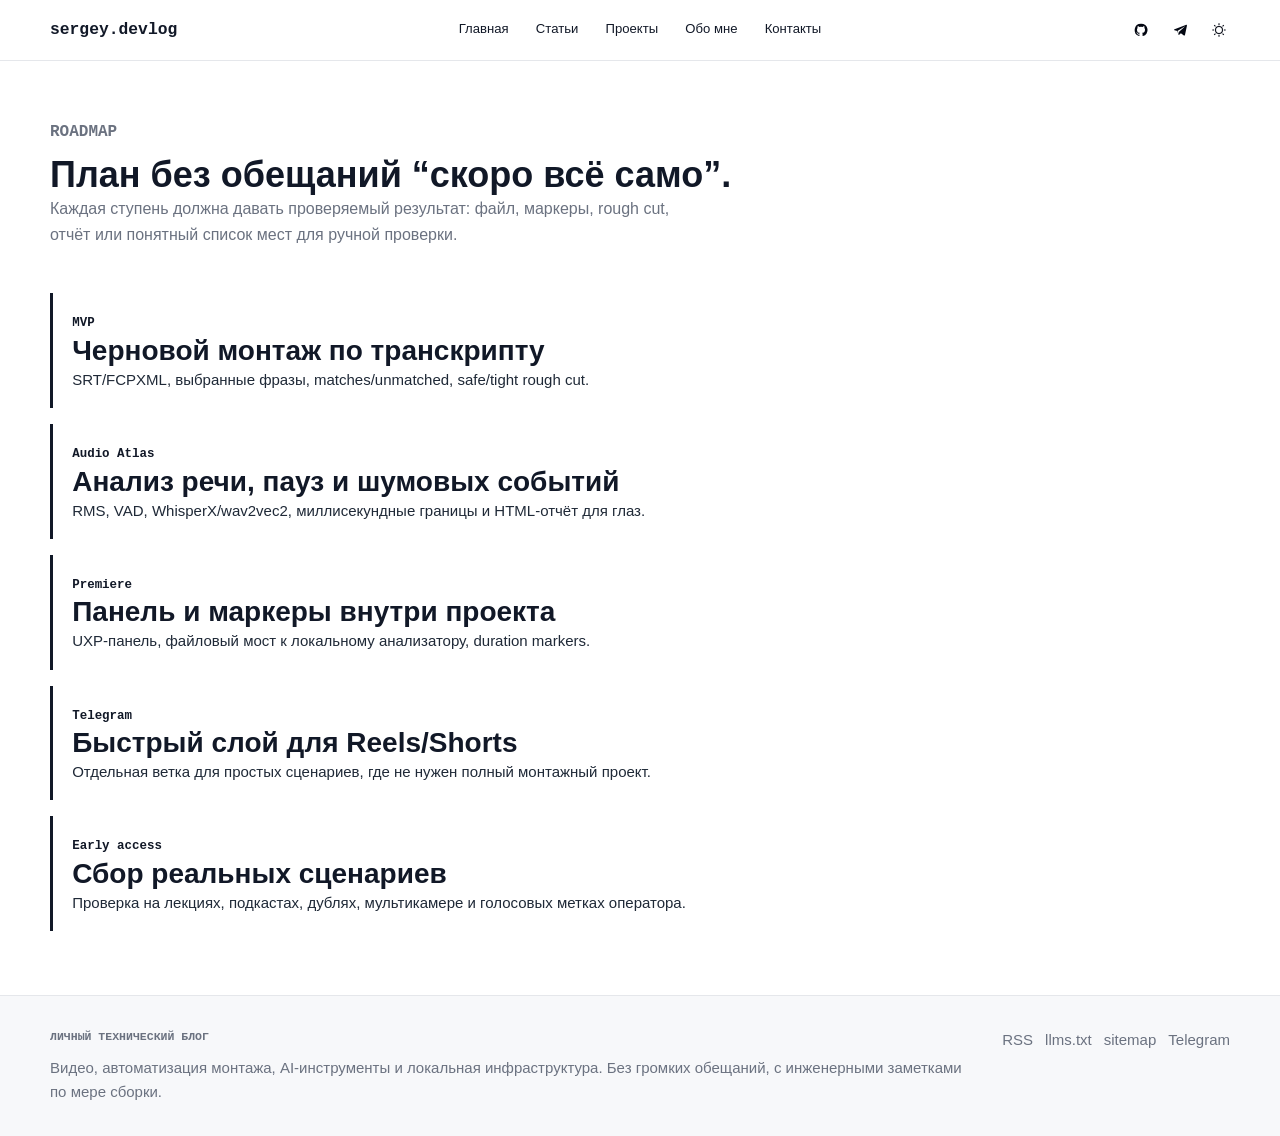
<file: roadmap/index.html>
<!DOCTYPE html><html lang="ru"><head><meta charset="utf-8"><meta name="viewport" content="width=device-width, initial-scale=1"><meta name="generator" content="Astro v7.0.3"><link rel="icon" href="/favicon.svg" type="image/svg+xml"><title>Roadmap | sergey.devlog</title><meta name="description" content="План разработки AI-автомонтажа: MVP, Premiere-плагин, анализ дублей, Telegram-сценарии, early access и сбор обратной связи."><link rel="canonical" href="https://example.com/roadmap/"><meta name="robots" content="index, follow"><meta property="og:locale" content="ru_RU"><meta property="og:site_name" content="Сергей: видео, AI-автомонтаж и self-hosted workflow"><meta property="og:type" content="website"><meta property="og:title" content="Roadmap | sergey.devlog"><meta property="og:description" content="План разработки AI-автомонтажа: MVP, Premiere-плагин, анализ дублей, Telegram-сценарии, early access и сбор обратной связи."><meta property="og:url" content="https://example.com/roadmap/"><meta property="og:image" content="https://example.com/images/og-default.svg"><meta name="twitter:card" content="summary_large_image"><meta name="twitter:title" content="Roadmap | sergey.devlog"><meta name="twitter:description" content="План разработки AI-автомонтажа: MVP, Premiere-плагин, анализ дублей, Telegram-сценарии, early access и сбор обратной связи."><meta name="twitter:image" content="https://example.com/images/og-default.svg"><script type="application/ld+json">{"@context":"https://schema.org","@type":"BreadcrumbList","itemListElement":[{"@type":"ListItem","position":1,"name":"Главная","item":"https://example.com/"},{"@type":"ListItem","position":2,"name":"Roadmap","item":"https://example.com/roadmap/"}]}</script><link rel="stylesheet" href="/_astro/seo.1qjp1LRA.css"></head><body><a class="skip-link" href="#content">К содержанию</a><header class="site-header" data-pagefind-ignore><div class="shell header-inner"><a class="brand" href="/" aria-label="На главную"><strong>sergey.devlog</strong></a><nav class="nav" aria-label="Главная навигация"><a href="/">Главная</a><a href="/articles/">Статьи</a><a href="/projects/">Проекты</a><a href="/about/">Обо мне</a><a href="/contact/">Контакты</a></nav><div class="header-actions" aria-label="Быстрые ссылки"><a href="https://github.com/your_username" aria-label="GitHub"><svg viewBox="0 0 24 24" aria-hidden="true"><path d="M12 2.5a9.5 9.5 0 0 0-3 18.52c.48.09.65-.2.65-.46v-1.7c-2.64.57-3.2-1.12-3.2-1.12-.43-1.1-1.05-1.39-1.05-1.39-.86-.59.07-.58.07-.58.95.07 1.45.98 1.45.98.85 1.44 2.22 1.03 2.76.78.09-.62.33-1.03.6-1.27-2.1-.24-4.31-1.05-4.31-4.68 0-1.03.37-1.88.98-2.54-.1-.24-.42-1.2.09-2.5 0 0 .79-.25 2.6.97a8.9 8.9 0 0 1 4.73 0c1.8-1.22 2.6-.97 2.6-.97.5 1.3.18 2.26.09 2.5.61.66.98 1.5.98 2.54 0 3.64-2.22 4.44-4.33 4.67.34.3.64.88.64 1.77v2.64c0 .26.17.56.66.46A9.5 9.5 0 0 0 12 2.5Z"></path></svg></a><a href="https://t.me/your_username" aria-label="Telegram"><svg viewBox="0 0 24 24" aria-hidden="true"><path d="M20.55 4.4 3.9 10.83c-1.14.46-1.13 1.1-.2 1.38l4.27 1.33 1.63 5c.2.56.1.78.68.78.44 0 .64-.2.9-.45l2.16-2.1 4.5 3.33c.83.46 1.42.22 1.63-.77L22.4 5.54c.3-1.2-.46-1.75-1.85-1.14Zm-11.9 8.83 9.75-6.15c.49-.3.93-.14.57.18l-8.34 7.52-.33 3.49-1.65-5.04Z"></path></svg></a><button class="theme-toggle" type="button" aria-label="Переключить тему" data-theme-toggle><svg viewBox="0 0 24 24" aria-hidden="true"><path d="M12 18a6 6 0 1 1 0-12 6 6 0 0 1 0 12Zm0-1.6a4.4 4.4 0 1 0 0-8.8 4.4 4.4 0 0 0 0 8.8ZM11.2 2h1.6v2.7h-1.6V2Zm0 17.3h1.6V22h-1.6v-2.7ZM2 11.2h2.7v1.6H2v-1.6Zm17.3 0H22v1.6h-2.7v-1.6ZM4.22 5.35l1.13-1.13 1.9 1.9-1.13 1.13-1.9-1.9Zm12.53 12.53 1.13-1.13 1.9 1.9-1.13 1.13-1.9-1.9Zm0-11.76 1.9-1.9 1.13 1.13-1.9 1.9-1.13-1.13ZM4.22 18.65l1.9-1.9 1.13 1.13-1.9 1.9-1.13-1.13Z"></path></svg></button></div></div></header><script>
  const storedTheme = localStorage.getItem('theme');
  if (storedTheme === 'dark') document.documentElement.dataset.theme = 'dark';

  document.querySelector('[data-theme-toggle]')?.addEventListener('click', () => {
    const nextTheme = document.documentElement.dataset.theme === 'dark' ? 'light' : 'dark';
    document.documentElement.dataset.theme = nextTheme === 'dark' ? 'dark' : '';
    localStorage.setItem('theme', nextTheme);
  });
</script><main id="content" class="site-main"><section class="page-head shell" data-pagefind-body><p class="eyebrow">roadmap</p><h1>План без обещаний “скоро всё само”.</h1><p>Каждая ступень должна давать проверяемый результат: файл, маркеры, rough cut, отчёт или понятный список мест для ручной проверки.</p></section><section class="timeline shell" data-pagefind-body><article><span>MVP</span><h2>Черновой монтаж по транскрипту</h2><p>SRT/FCPXML, выбранные фразы, matches/unmatched, safe/tight rough cut.</p></article><article><span>Audio Atlas</span><h2>Анализ речи, пауз и шумовых событий</h2><p>RMS, VAD, WhisperX/wav2vec2, миллисекундные границы и HTML-отчёт для глаз.</p></article><article><span>Premiere</span><h2>Панель и маркеры внутри проекта</h2><p>UXP-панель, файловый мост к локальному анализатору, duration markers.</p></article><article><span>Telegram</span><h2>Быстрый слой для Reels/Shorts</h2><p>Отдельная ветка для простых сценариев, где не нужен полный монтажный проект.</p></article><article><span>Early access</span><h2>Сбор реальных сценариев</h2><p>Проверка на лекциях, подкастах, дублях, мультикамере и голосовых метках оператора.</p></article></section></main><footer class="site-footer" data-pagefind-ignore><div class="shell footer-grid"><div><p class="eyebrow">Личный технический блог</p><p>Видео, автоматизация монтажа, AI-инструменты и локальная инфраструктура. Без громких обещаний, с инженерными заметками по мере сборки.</p></div><div class="footer-links"><a href="/rss.xml">RSS</a><a href="/llms.txt">llms.txt</a><a href="/sitemap.xml">sitemap</a><a href="https://t.me/your_username">Telegram</a></div></div></footer></body></html>
</file>
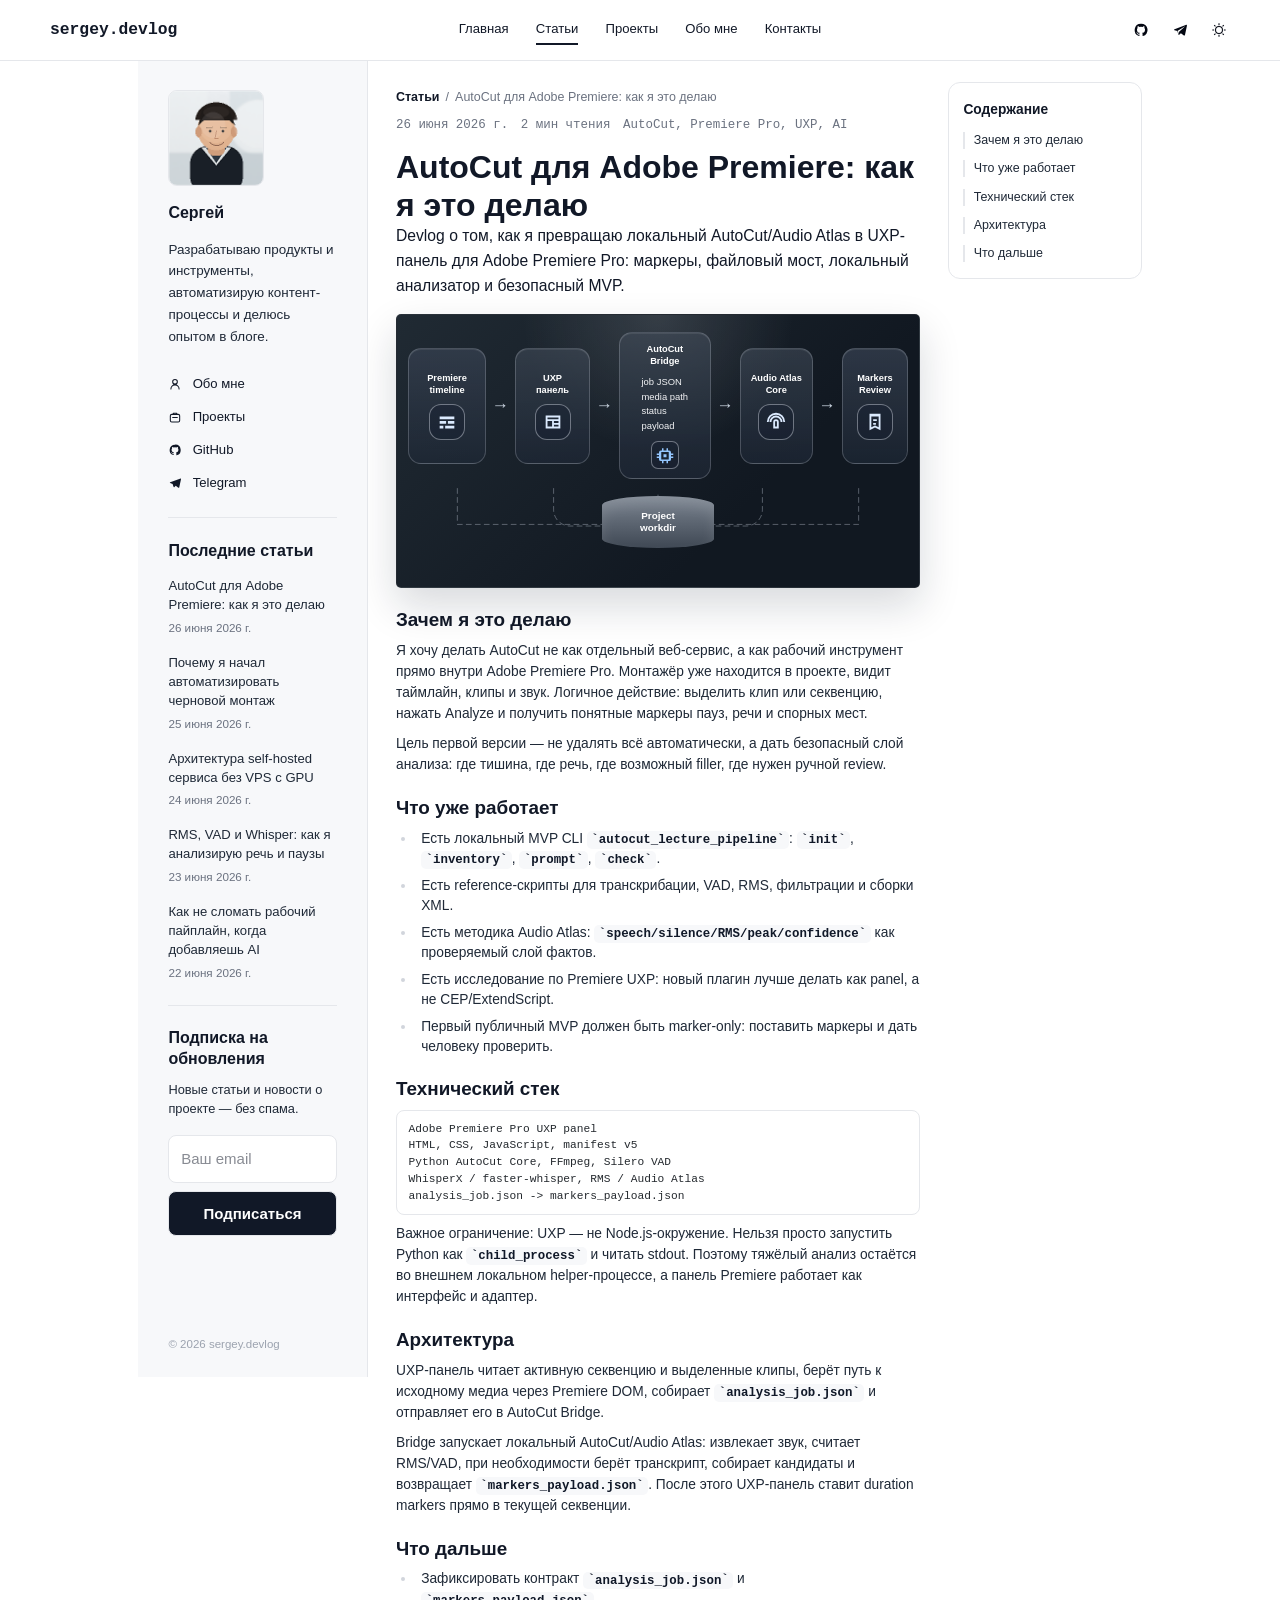
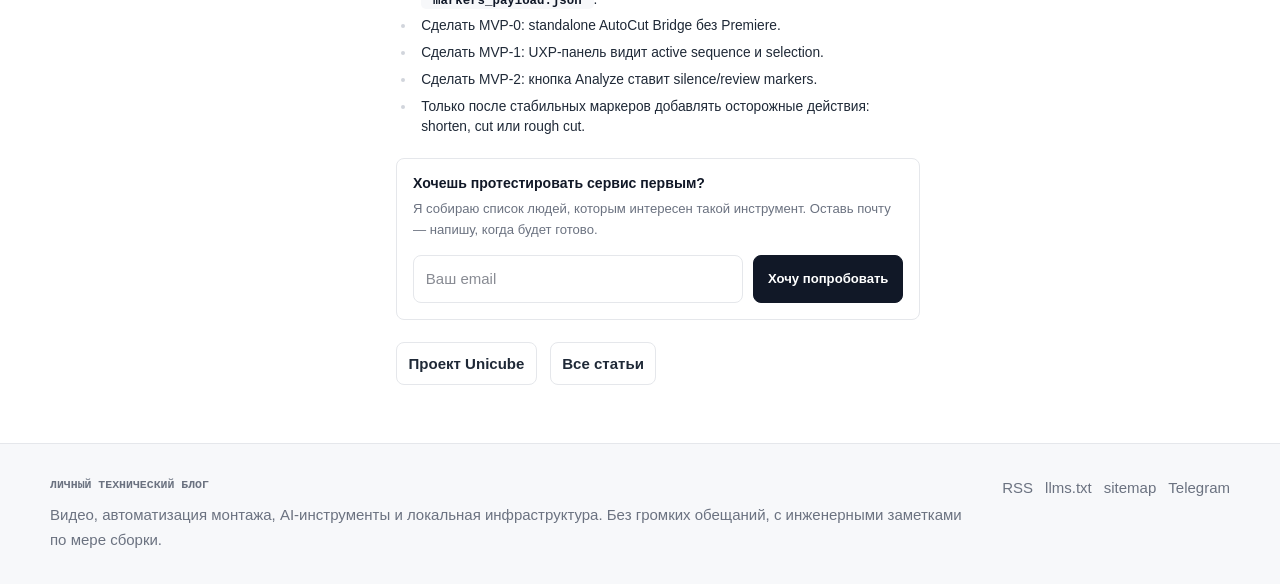
<file: articles/ai-automontage-plugin/index.html>
<!DOCTYPE html><html lang="ru"><head><meta charset="utf-8"><meta name="viewport" content="width=device-width, initial-scale=1"><meta name="generator" content="Astro v7.0.3"><link rel="icon" href="/favicon.svg" type="image/svg+xml"><title>AutoCut для Adobe Premiere: как я это делаю | sergey.devlog</title><meta name="description" content="Devlog о том, как я превращаю локальный AutoCut/Audio Atlas в UXP-панель для Adobe Premiere Pro: маркеры, файловый мост, локальный анализатор и безопасный MVP."><link rel="canonical" href="https://example.com/articles/ai-automontage-plugin/"><meta name="robots" content="index, follow"><meta property="og:locale" content="ru_RU"><meta property="og:site_name" content="Сергей: видео, AI-автомонтаж и self-hosted workflow"><meta property="og:type" content="article"><meta property="og:title" content="AutoCut для Adobe Premiere: как я это делаю | sergey.devlog"><meta property="og:description" content="Devlog о том, как я превращаю локальный AutoCut/Audio Atlas в UXP-панель для Adobe Premiere Pro: маркеры, файловый мост, локальный анализатор и безопасный MVP."><meta property="og:url" content="https://example.com/articles/ai-automontage-plugin/"><meta property="og:image" content="https://example.com/images/og-default.svg"><meta name="twitter:card" content="summary_large_image"><meta name="twitter:title" content="AutoCut для Adobe Premiere: как я это делаю | sergey.devlog"><meta name="twitter:description" content="Devlog о том, как я превращаю локальный AutoCut/Audio Atlas в UXP-панель для Adobe Premiere Pro: маркеры, файловый мост, локальный анализатор и безопасный MVP."><meta name="twitter:image" content="https://example.com/images/og-default.svg"><script type="application/ld+json">{"@context":"https://schema.org","@type":"BlogPosting","headline":"AutoCut для Adobe Premiere: как я это делаю","description":"Devlog о том, как я превращаю локальный AutoCut/Audio Atlas в UXP-панель для Adobe Premiere Pro: маркеры, файловый мост, локальный анализатор и безопасный MVP.","datePublished":"2026-06-26T00:00:00.000Z","dateModified":"2026-06-26T00:00:00.000Z","mainEntityOfPage":"https://example.com/articles/ai-automontage-plugin/","url":"https://example.com/articles/ai-automontage-plugin/","inLanguage":"ru-RU","keywords":"AutoCut, Premiere Pro, UXP, AI, видео, монтаж, devlog","author":{"@type":"Person","name":"Сергей","url":"https://example.com"},"publisher":{"@type":"Person","name":"Сергей"}}</script><script type="application/ld+json">{"@context":"https://schema.org","@type":"BreadcrumbList","itemListElement":[{"@type":"ListItem","position":1,"name":"Главная","item":"https://example.com/"},{"@type":"ListItem","position":2,"name":"Статьи","item":"https://example.com/articles/"},{"@type":"ListItem","position":3,"name":"AutoCut для Adobe Premiere: как я это делаю","item":"https://example.com/articles/ai-automontage-plugin/"}]}</script><link rel="stylesheet" href="/_astro/seo.1qjp1LRA.css"></head><body><a class="skip-link" href="#content">К содержанию</a><header class="site-header" data-pagefind-ignore><div class="shell header-inner"><a class="brand" href="/" aria-label="На главную"><strong>sergey.devlog</strong></a><nav class="nav" aria-label="Главная навигация"><a href="/">Главная</a><a href="/articles/" aria-current="page">Статьи</a><a href="/projects/">Проекты</a><a href="/about/">Обо мне</a><a href="/contact/">Контакты</a></nav><div class="header-actions" aria-label="Быстрые ссылки"><a href="https://github.com/your_username" aria-label="GitHub"><svg viewBox="0 0 24 24" aria-hidden="true"><path d="M12 2.5a9.5 9.5 0 0 0-3 18.52c.48.09.65-.2.65-.46v-1.7c-2.64.57-3.2-1.12-3.2-1.12-.43-1.1-1.05-1.39-1.05-1.39-.86-.59.07-.58.07-.58.95.07 1.45.98 1.45.98.85 1.44 2.22 1.03 2.76.78.09-.62.33-1.03.6-1.27-2.1-.24-4.31-1.05-4.31-4.68 0-1.03.37-1.88.98-2.54-.1-.24-.42-1.2.09-2.5 0 0 .79-.25 2.6.97a8.9 8.9 0 0 1 4.73 0c1.8-1.22 2.6-.97 2.6-.97.5 1.3.18 2.26.09 2.5.61.66.98 1.5.98 2.54 0 3.64-2.22 4.44-4.33 4.67.34.3.64.88.64 1.77v2.64c0 .26.17.56.66.46A9.5 9.5 0 0 0 12 2.5Z"></path></svg></a><a href="https://t.me/your_username" aria-label="Telegram"><svg viewBox="0 0 24 24" aria-hidden="true"><path d="M20.55 4.4 3.9 10.83c-1.14.46-1.13 1.1-.2 1.38l4.27 1.33 1.63 5c.2.56.1.78.68.78.44 0 .64-.2.9-.45l2.16-2.1 4.5 3.33c.83.46 1.42.22 1.63-.77L22.4 5.54c.3-1.2-.46-1.75-1.85-1.14Zm-11.9 8.83 9.75-6.15c.49-.3.93-.14.57.18l-8.34 7.52-.33 3.49-1.65-5.04Z"></path></svg></a><button class="theme-toggle" type="button" aria-label="Переключить тему" data-theme-toggle><svg viewBox="0 0 24 24" aria-hidden="true"><path d="M12 18a6 6 0 1 1 0-12 6 6 0 0 1 0 12Zm0-1.6a4.4 4.4 0 1 0 0-8.8 4.4 4.4 0 0 0 0 8.8ZM11.2 2h1.6v2.7h-1.6V2Zm0 17.3h1.6V22h-1.6v-2.7ZM2 11.2h2.7v1.6H2v-1.6Zm17.3 0H22v1.6h-2.7v-1.6ZM4.22 5.35l1.13-1.13 1.9 1.9-1.13 1.13-1.9-1.9Zm12.53 12.53 1.13-1.13 1.9 1.9-1.13 1.13-1.9-1.9Zm0-11.76 1.9-1.9 1.13 1.13-1.9 1.9-1.13-1.13ZM4.22 18.65l1.9-1.9 1.13 1.13-1.9 1.9-1.13-1.13Z"></path></svg></button></div></div></header><script>
  const storedTheme = localStorage.getItem('theme');
  if (storedTheme === 'dark') document.documentElement.dataset.theme = 'dark';

  document.querySelector('[data-theme-toggle]')?.addEventListener('click', () => {
    const nextTheme = document.documentElement.dataset.theme === 'dark' ? 'light' : 'dark';
    document.documentElement.dataset.theme = nextTheme === 'dark' ? 'dark' : '';
    localStorage.setItem('theme', nextTheme);
  });
</script><main id="content" class="site-main"><div class="article-shell shell"><aside class="author-sidebar" data-pagefind-ignore><div class="author-card"><img class="author-avatar" src="/images/avatar.png" alt="" width="96" height="96" loading="eager"><div><p class="author-kicker">Автор</p><h2>Сергей</h2><p>Разрабатываю продукты и инструменты, автоматизирую контент-процессы и делюсь опытом в блоге.</p></div></div><nav class="sidebar-links" aria-label="Ссылки автора"><a href="/about/"><svg viewBox="0 0 24 24" aria-hidden="true"><path d="M12 12.2a4 4 0 1 0 0-8 4 4 0 0 0 0 8Zm7 8.3a7 7 0 0 0-14 0"></path></svg><span>Обо мне</span></a><a href="/projects/"><svg viewBox="0 0 24 24" aria-hidden="true"><path d="M6.5 7.5h11A2.5 2.5 0 0 1 20 10v8a2.5 2.5 0 0 1-2.5 2.5h-11A2.5 2.5 0 0 1 4 18v-8a2.5 2.5 0 0 1 2.5-2.5Z"></path><path d="M9 7.5v-2h6v2M8 13h8"></path></svg><span>Проекты</span></a><a href="https://github.com/your_username"><svg viewBox="0 0 24 24" aria-hidden="true"><path d="M12 2.8a9.2 9.2 0 0 0-2.9 17.93c.46.08.63-.2.63-.44v-1.62c-2.55.55-3.09-1.08-3.09-1.08-.42-1.06-1.02-1.34-1.02-1.34-.83-.57.06-.56.06-.56.92.06 1.4.95 1.4.95.82 1.39 2.15.99 2.67.76.09-.6.32-.99.58-1.23-2.03-.23-4.17-1.02-4.17-4.53 0-1 .36-1.82.95-2.46-.1-.23-.4-1.16.09-2.42 0 0 .76-.24 2.51.94a8.62 8.62 0 0 1 4.58 0c1.74-1.18 2.51-.94 2.51-.94.49 1.26.18 2.19.09 2.42.59.64.95 1.45.95 2.46 0 3.52-2.15 4.3-4.19 4.52.33.29.62.85.62 1.72v2.55c0 .25.17.54.64.45A9.2 9.2 0 0 0 12 2.8Z"></path></svg><span>GitHub</span></a><a href="https://t.me/your_username"><svg viewBox="0 0 24 24" aria-hidden="true"><path d="M20.5 4.5 3.8 10.9c-1.05.42-1.03 1.02-.18 1.28l4.28 1.34 1.64 5.04c.2.55.1.76.67.76.43 0 .63-.2.87-.43l2.17-2.11 4.49 3.32c.82.45 1.39.22 1.6-.76l2.93-13.82c.28-1.15-.46-1.69-1.75-1.02Z"></path><path d="m8.8 13.22 9.42-5.94-8.05 7.28-.32 3.37-1.05-4.71Z"></path></svg><span>Telegram</span></a></nav><section class="sidebar-section"><h3>Последние статьи</h3><ol class="latest-list"><li><a href="/articles/ai-automontage-plugin/">AutoCut для Adobe Premiere: как я это делаю</a><time datetime="2026-06-26T00:00:00.000Z">26 июня 2026 г.</time></li><li><span>Почему я начал автоматизировать черновой монтаж</span><time datetime="2026-06-25T00:00:00.000Z">25 июня 2026 г.</time></li><li><span>Архитектура self-hosted сервиса без VPS с GPU</span><time datetime="2026-06-24T00:00:00.000Z">24 июня 2026 г.</time></li><li><span>RMS, VAD и Whisper: как я анализирую речь и паузы</span><time datetime="2026-06-23T00:00:00.000Z">23 июня 2026 г.</time></li><li><span>Как не сломать рабочий пайплайн, когда добавляешь AI</span><time datetime="2026-06-22T00:00:00.000Z">22 июня 2026 г.</time></li></ol></section><section class="sidebar-section subscribe-box"><h3>Подписка на обновления</h3><p>Новые статьи и новости о проекте — без спама.</p><form><input type="email" name="email" placeholder="Ваш email" autocomplete="email"><button type="button">Подписаться</button></form></section><p class="sidebar-copy">© 2026 sergey.devlog</p></aside><article class="article-main" data-pagefind-body><header class="article-header"><nav class="article-breadcrumbs" aria-label="Навигация по статье" data-pagefind-ignore><a href="/articles/">Статьи</a><span aria-hidden="true">/</span><span>AutoCut для Adobe Premiere: как я это делаю</span></nav><div class="article-meta"><time datetime="2026-06-26T00:00:00.000Z">26 июня 2026 г.</time><span>2 мин чтения</span><span>AutoCut, Premiere Pro, UXP, AI</span></div><h1>AutoCut для Adobe Premiere: как я это делаю</h1><p>Devlog о том, как я превращаю локальный AutoCut/Audio Atlas в UXP-панель для Adobe Premiere Pro: маркеры, файловый мост, локальный анализатор и безопасный MVP.</p></header><figure class="architecture-diagram" aria-labelledby="architecture-diagram-title"><figcaption id="architecture-diagram-title">Архитектура AutoCut-плагина для Premiere</figcaption><div class="diagram-canvas" aria-label="Поток анализа AutoCut внутри Premiere"><svg class="diagram-wires" viewBox="0 0 640 280" aria-hidden="true"><path d="M74 186v44h211"></path><path d="M192 186v26c0 11 9 20 20 20h74"></path><path d="M320 194v31"></path><path d="M448 186v26c0 11-9 20-20 20h-74"></path><path d="M566 186v44H354"></path></svg><div class="diagram-flow"><div class="diagram-node source"><strong>Premiere<br>timeline</strong><span class="diagram-icon timeline-icon" aria-hidden="true"><svg viewBox="0 0 24 24"><path d="M4 6h16v3H4V6Zm0 5h7v3H4v-3Zm9 0h7v3h-7v-3ZM4 16h4v3H4v-3Zm6 0h10v3H10v-3Z"></path></svg></span></div><div class="diagram-arrow" aria-hidden="true">→</div><div class="diagram-node"><strong>UXP<br>панель</strong><span class="diagram-icon panel-icon" aria-hidden="true"><svg viewBox="0 0 24 24"><path d="M4 5h16v14H4V5Zm2 2v2h12V7H6Zm0 4v6h5v-6H6Zm7 0v2h5v-2h-5Zm0 4v2h5v-2h-5Z"></path></svg></span></div><div class="diagram-arrow" aria-hidden="true">→</div><div class="diagram-node process"><strong>AutoCut<br>Bridge</strong><ol><li>job JSON</li><li>media path</li><li>status</li><li>payload</li></ol><span class="diagram-icon chip-icon" aria-hidden="true"><svg viewBox="0 0 24 24"><path d="M8 3h2v3h4V3h2v3h1.5A2.5 2.5 0 0 1 20 8.5V10h3v2h-3v2h3v2h-3v1.5a2.5 2.5 0 0 1-2.5 2.5H16v3h-2v-3h-4v3H8v-3H6.5A2.5 2.5 0 0 1 4 17.5V16H1v-2h3v-2H1v-2h3V8.5A2.5 2.5 0 0 1 6.5 6H8V3Zm-1 5v10h10V8H7Zm3 3h4v4h-4v-4Z"></path></svg></span></div><div class="diagram-arrow" aria-hidden="true">→</div><div class="diagram-node"><strong>Audio Atlas<br>Core</strong><span class="diagram-icon render-icon" aria-hidden="true"><svg viewBox="0 0 24 24"><path d="M5 12a7 7 0 0 1 14 0h-2a5 5 0 0 0-10 0H5Zm-3 0a10 10 0 0 1 20 0h-2a8 8 0 0 0-16 0H2Zm7 0a3 3 0 0 1 6 0v7H9v-7Zm2 0v5h2v-5a1 1 0 0 0-2 0Z"></path></svg></span></div><div class="diagram-arrow" aria-hidden="true">→</div><div class="diagram-node result"><strong>Markers<br>Review</strong><span class="diagram-icon video-icon" aria-hidden="true"><svg viewBox="0 0 24 24"><path d="M6 3h12v18l-6-3-6 3V3Zm2 3v11.8l4-2 4 2V6H8Zm2 3h4v2h-4V9Zm0 4h3v2h-3v-2Z"></path></svg></span></div></div><div class="diagram-storage" aria-hidden="true"><span>Project<br>workdir</span></div></div></figure><div class="prose article-content"><h2 id="зачем-я-это-делаю">Зачем я это делаю</h2>
<p>Я хочу делать AutoCut не как отдельный веб-сервис, а как рабочий инструмент прямо внутри Adobe Premiere Pro. Монтажёр уже находится в проекте, видит таймлайн, клипы и звук. Логичное действие: выделить клип или секвенцию, нажать Analyze и получить понятные маркеры пауз, речи и спорных мест.</p>
<p>Цель первой версии — не удалять всё автоматически, а дать безопасный слой анализа: где тишина, где речь, где возможный filler, где нужен ручной review.</p>
<h2 id="что-уже-работает">Что уже работает</h2>
<ul>
<li>Есть локальный MVP CLI <code>autocut_lecture_pipeline</code>: <code>init</code>, <code>inventory</code>, <code>prompt</code>, <code>check</code>.</li>
<li>Есть reference-скрипты для транскрибации, VAD, RMS, фильтрации и сборки XML.</li>
<li>Есть методика Audio Atlas: <code>speech/silence/RMS/peak/confidence</code> как проверяемый слой фактов.</li>
<li>Есть исследование по Premiere UXP: новый плагин лучше делать как panel, а не CEP/ExtendScript.</li>
<li>Первый публичный MVP должен быть marker-only: поставить маркеры и дать человеку проверить.</li>
</ul>
<h2 id="технический-стек">Технический стек</h2>
<pre class="astro-code github-light" style="background-color:#fff;color:#24292e; overflow-x: auto;" tabindex="0" data-language="text"><code><span class="line"><span>Adobe Premiere Pro UXP panel</span></span>
<span class="line"><span>HTML, CSS, JavaScript, manifest v5</span></span>
<span class="line"><span>Python AutoCut Core, FFmpeg, Silero VAD</span></span>
<span class="line"><span>WhisperX / faster-whisper, RMS / Audio Atlas</span></span>
<span class="line"><span>analysis_job.json -> markers_payload.json</span></span></code></pre>
<p>Важное ограничение: UXP — не Node.js-окружение. Нельзя просто запустить Python как <code>child_process</code> и читать stdout. Поэтому тяжёлый анализ остаётся во внешнем локальном helper-процессе, а панель Premiere работает как интерфейс и адаптер.</p>
<h2 id="архитектура">Архитектура</h2>
<p>UXP-панель читает активную секвенцию и выделенные клипы, берёт путь к исходному медиа через Premiere DOM, собирает <code>analysis_job.json</code> и отправляет его в AutoCut Bridge.</p>
<p>Bridge запускает локальный AutoCut/Audio Atlas: извлекает звук, считает RMS/VAD, при необходимости берёт транскрипт, собирает кандидаты и возвращает <code>markers_payload.json</code>. После этого UXP-панель ставит duration markers прямо в текущей секвенции.</p>
<h2 id="что-дальше">Что дальше</h2>
<ul>
<li>Зафиксировать контракт <code>analysis_job.json</code> и <code>markers_payload.json</code>.</li>
<li>Сделать MVP-0: standalone AutoCut Bridge без Premiere.</li>
<li>Сделать MVP-1: UXP-панель видит active sequence и selection.</li>
<li>Сделать MVP-2: кнопка Analyze ставит silence/review markers.</li>
<li>Только после стабильных маркеров добавлять осторожные действия: shorten, cut или rough cut.</li>
</ul></div><section class="article-cta" data-pagefind-ignore><form class="feedback-form is-compact"><div class="form-intro"><h2>Хочешь протестировать сервис первым?</h2><p>Я собираю список людей, которым интересен такой инструмент. Оставь почту — напишу, когда будет готово.</p></div><div class="compact-form-row"><input type="email" name="email" placeholder="Ваш email" autocomplete="email"><button type="button">Хочу попробовать</button></div></form></section><footer class="article-next" data-pagefind-ignore><a href="/projects/unicube/">Проект Unicube</a><a href="/articles/">Все статьи</a></footer></article><aside class="toc" aria-label="Содержание статьи" data-pagefind-ignore><p>Содержание</p><ol><li class="depth-2"><a href="#зачем-я-это-делаю">Зачем я это делаю</a></li><li class="depth-2"><a href="#что-уже-работает">Что уже работает</a></li><li class="depth-2"><a href="#технический-стек">Технический стек</a></li><li class="depth-2"><a href="#архитектура">Архитектура</a></li><li class="depth-2"><a href="#что-дальше">Что дальше</a></li></ol></aside></div></main><footer class="site-footer" data-pagefind-ignore><div class="shell footer-grid"><div><p class="eyebrow">Личный технический блог</p><p>Видео, автоматизация монтажа, AI-инструменты и локальная инфраструктура. Без громких обещаний, с инженерными заметками по мере сборки.</p></div><div class="footer-links"><a href="/rss.xml">RSS</a><a href="/llms.txt">llms.txt</a><a href="/sitemap.xml">sitemap</a><a href="https://t.me/your_username">Telegram</a></div></div></footer></body></html>
</file>
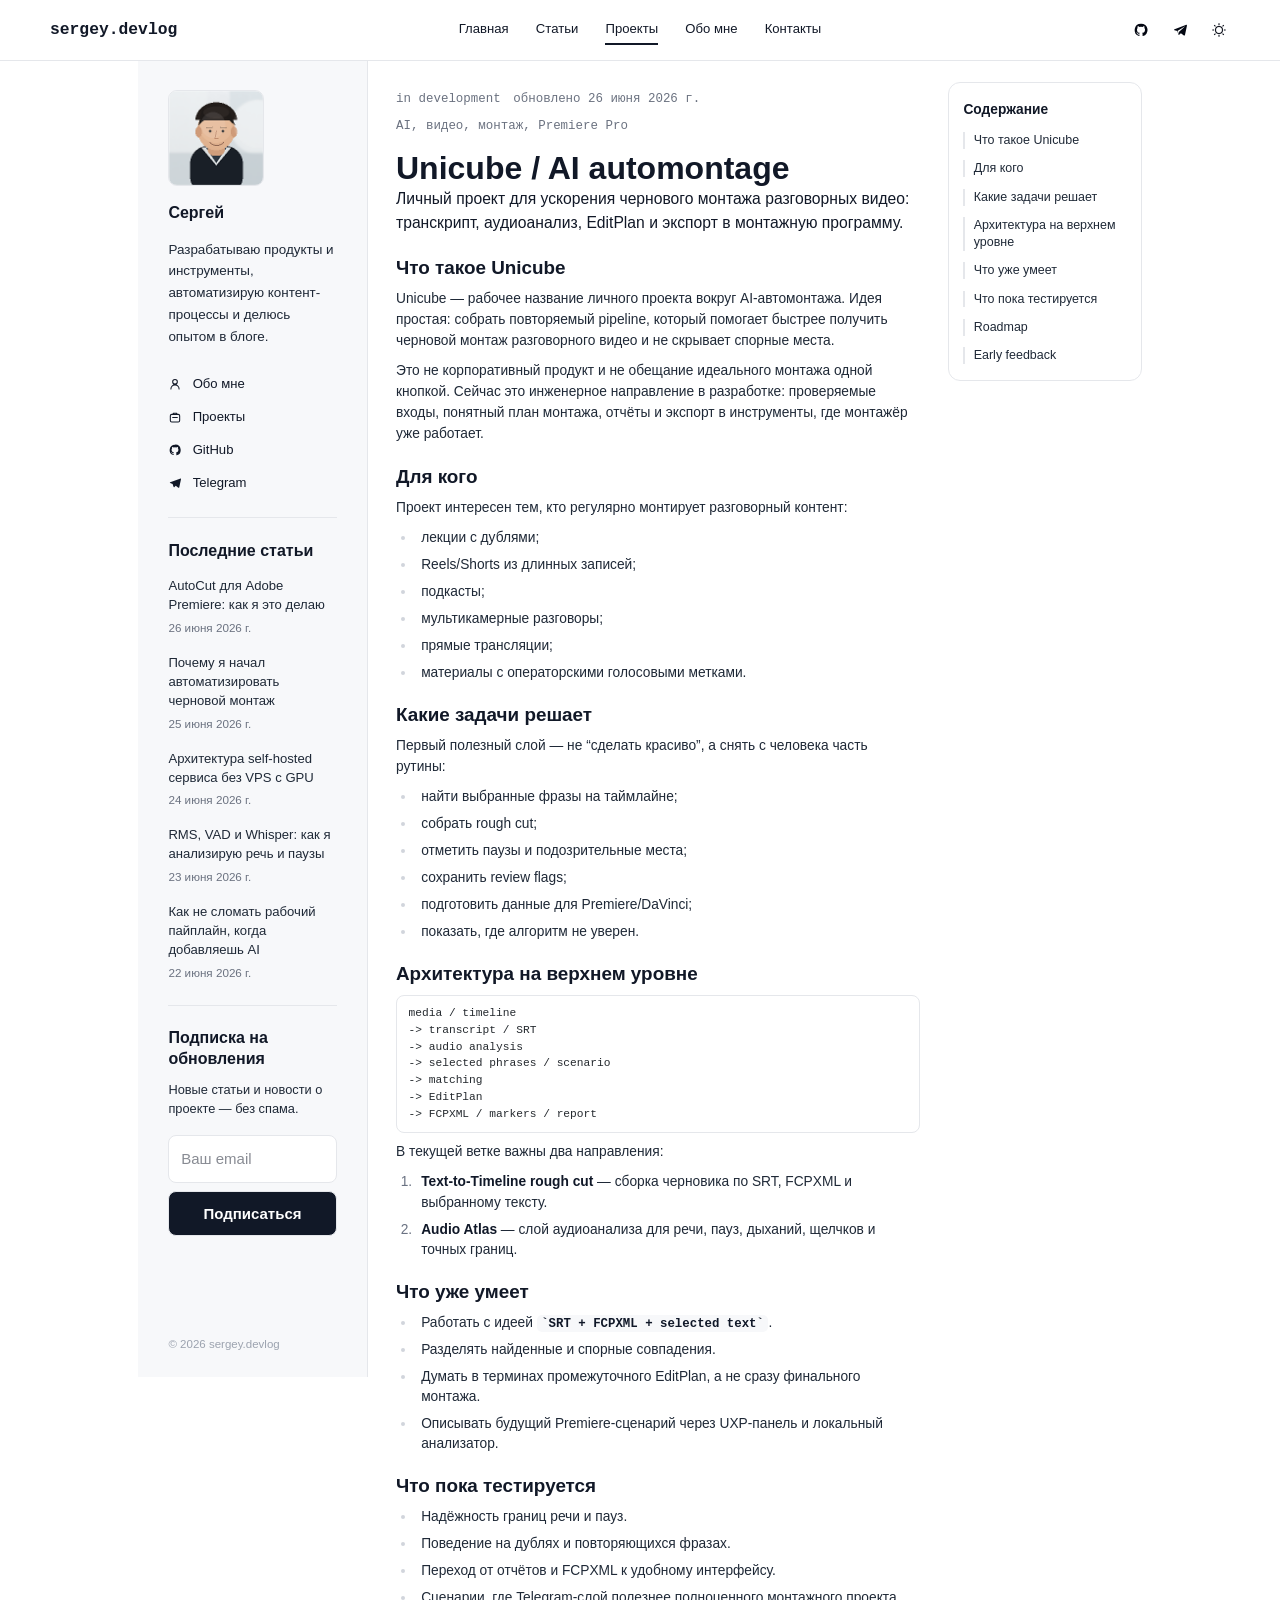
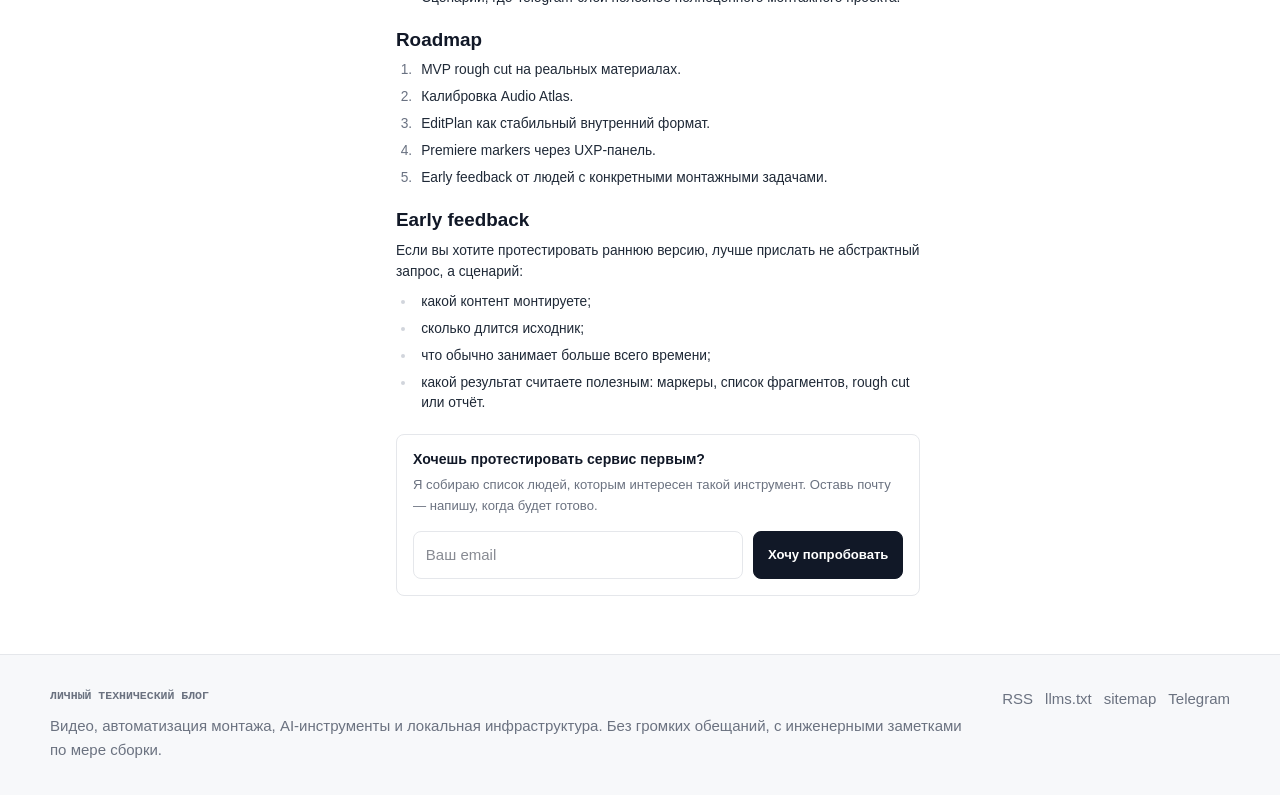
<file: projects/unicube/index.html>
<!DOCTYPE html><html lang="ru"><head><meta charset="utf-8"><meta name="viewport" content="width=device-width, initial-scale=1"><meta name="generator" content="Astro v7.0.3"><link rel="icon" href="/favicon.svg" type="image/svg+xml"><title>Unicube / AI automontage | sergey.devlog</title><meta name="description" content="Личный проект для ускорения чернового монтажа разговорных видео: транскрипт, аудиоанализ, EditPlan и экспорт в монтажную программу."><link rel="canonical" href="https://example.com/projects/unicube/"><meta name="robots" content="index, follow"><meta property="og:locale" content="ru_RU"><meta property="og:site_name" content="Сергей: видео, AI-автомонтаж и self-hosted workflow"><meta property="og:type" content="website"><meta property="og:title" content="Unicube / AI automontage | sergey.devlog"><meta property="og:description" content="Личный проект для ускорения чернового монтажа разговорных видео: транскрипт, аудиоанализ, EditPlan и экспорт в монтажную программу."><meta property="og:url" content="https://example.com/projects/unicube/"><meta property="og:image" content="https://example.com/images/og-default.svg"><meta name="twitter:card" content="summary_large_image"><meta name="twitter:title" content="Unicube / AI automontage | sergey.devlog"><meta name="twitter:description" content="Личный проект для ускорения чернового монтажа разговорных видео: транскрипт, аудиоанализ, EditPlan и экспорт в монтажную программу."><meta name="twitter:image" content="https://example.com/images/og-default.svg"><script type="application/ld+json">{"@context":"https://schema.org","@type":"SoftwareApplication","name":"Unicube / AI automontage","description":"Личный проект для ускорения чернового монтажа разговорных видео: транскрипт, аудиоанализ, EditPlan и экспорт в монтажную программу.","applicationCategory":"MultimediaApplication","operatingSystem":"macOS","url":"https://example.com/projects/unicube/","inLanguage":"ru-RU","offers":{"@type":"Offer","price":"0","priceCurrency":"USD","availability":"https://schema.org/PreOrder"},"author":{"@type":"Person","name":"Сергей"},"applicationSubCategory":"in development"}</script><script type="application/ld+json">{"@context":"https://schema.org","@type":"BreadcrumbList","itemListElement":[{"@type":"ListItem","position":1,"name":"Главная","item":"https://example.com/"},{"@type":"ListItem","position":2,"name":"Проекты","item":"https://example.com/projects/"},{"@type":"ListItem","position":3,"name":"Unicube / AI automontage","item":"https://example.com/projects/unicube/"}]}</script><link rel="stylesheet" href="/_astro/seo.1qjp1LRA.css"></head><body><a class="skip-link" href="#content">К содержанию</a><header class="site-header" data-pagefind-ignore><div class="shell header-inner"><a class="brand" href="/" aria-label="На главную"><strong>sergey.devlog</strong></a><nav class="nav" aria-label="Главная навигация"><a href="/">Главная</a><a href="/articles/">Статьи</a><a href="/projects/" aria-current="page">Проекты</a><a href="/about/">Обо мне</a><a href="/contact/">Контакты</a></nav><div class="header-actions" aria-label="Быстрые ссылки"><a href="https://github.com/your_username" aria-label="GitHub"><svg viewBox="0 0 24 24" aria-hidden="true"><path d="M12 2.5a9.5 9.5 0 0 0-3 18.52c.48.09.65-.2.65-.46v-1.7c-2.64.57-3.2-1.12-3.2-1.12-.43-1.1-1.05-1.39-1.05-1.39-.86-.59.07-.58.07-.58.95.07 1.45.98 1.45.98.85 1.44 2.22 1.03 2.76.78.09-.62.33-1.03.6-1.27-2.1-.24-4.31-1.05-4.31-4.68 0-1.03.37-1.88.98-2.54-.1-.24-.42-1.2.09-2.5 0 0 .79-.25 2.6.97a8.9 8.9 0 0 1 4.73 0c1.8-1.22 2.6-.97 2.6-.97.5 1.3.18 2.26.09 2.5.61.66.98 1.5.98 2.54 0 3.64-2.22 4.44-4.33 4.67.34.3.64.88.64 1.77v2.64c0 .26.17.56.66.46A9.5 9.5 0 0 0 12 2.5Z"></path></svg></a><a href="https://t.me/your_username" aria-label="Telegram"><svg viewBox="0 0 24 24" aria-hidden="true"><path d="M20.55 4.4 3.9 10.83c-1.14.46-1.13 1.1-.2 1.38l4.27 1.33 1.63 5c.2.56.1.78.68.78.44 0 .64-.2.9-.45l2.16-2.1 4.5 3.33c.83.46 1.42.22 1.63-.77L22.4 5.54c.3-1.2-.46-1.75-1.85-1.14Zm-11.9 8.83 9.75-6.15c.49-.3.93-.14.57.18l-8.34 7.52-.33 3.49-1.65-5.04Z"></path></svg></a><button class="theme-toggle" type="button" aria-label="Переключить тему" data-theme-toggle><svg viewBox="0 0 24 24" aria-hidden="true"><path d="M12 18a6 6 0 1 1 0-12 6 6 0 0 1 0 12Zm0-1.6a4.4 4.4 0 1 0 0-8.8 4.4 4.4 0 0 0 0 8.8ZM11.2 2h1.6v2.7h-1.6V2Zm0 17.3h1.6V22h-1.6v-2.7ZM2 11.2h2.7v1.6H2v-1.6Zm17.3 0H22v1.6h-2.7v-1.6ZM4.22 5.35l1.13-1.13 1.9 1.9-1.13 1.13-1.9-1.9Zm12.53 12.53 1.13-1.13 1.9 1.9-1.13 1.13-1.9-1.9Zm0-11.76 1.9-1.9 1.13 1.13-1.9 1.9-1.13-1.13ZM4.22 18.65l1.9-1.9 1.13 1.13-1.9 1.9-1.13-1.13Z"></path></svg></button></div></div></header><script>
  const storedTheme = localStorage.getItem('theme');
  if (storedTheme === 'dark') document.documentElement.dataset.theme = 'dark';

  document.querySelector('[data-theme-toggle]')?.addEventListener('click', () => {
    const nextTheme = document.documentElement.dataset.theme === 'dark' ? 'light' : 'dark';
    document.documentElement.dataset.theme = nextTheme === 'dark' ? 'dark' : '';
    localStorage.setItem('theme', nextTheme);
  });
</script><main id="content" class="site-main"><div class="article-shell shell"><aside class="author-sidebar" data-pagefind-ignore><div class="author-card"><img class="author-avatar" src="/images/avatar.png" alt="" width="96" height="96" loading="eager"><div><p class="author-kicker">Автор</p><h2>Сергей</h2><p>Разрабатываю продукты и инструменты, автоматизирую контент-процессы и делюсь опытом в блоге.</p></div></div><nav class="sidebar-links" aria-label="Ссылки автора"><a href="/about/"><svg viewBox="0 0 24 24" aria-hidden="true"><path d="M12 12.2a4 4 0 1 0 0-8 4 4 0 0 0 0 8Zm7 8.3a7 7 0 0 0-14 0"></path></svg><span>Обо мне</span></a><a href="/projects/"><svg viewBox="0 0 24 24" aria-hidden="true"><path d="M6.5 7.5h11A2.5 2.5 0 0 1 20 10v8a2.5 2.5 0 0 1-2.5 2.5h-11A2.5 2.5 0 0 1 4 18v-8a2.5 2.5 0 0 1 2.5-2.5Z"></path><path d="M9 7.5v-2h6v2M8 13h8"></path></svg><span>Проекты</span></a><a href="https://github.com/your_username"><svg viewBox="0 0 24 24" aria-hidden="true"><path d="M12 2.8a9.2 9.2 0 0 0-2.9 17.93c.46.08.63-.2.63-.44v-1.62c-2.55.55-3.09-1.08-3.09-1.08-.42-1.06-1.02-1.34-1.02-1.34-.83-.57.06-.56.06-.56.92.06 1.4.95 1.4.95.82 1.39 2.15.99 2.67.76.09-.6.32-.99.58-1.23-2.03-.23-4.17-1.02-4.17-4.53 0-1 .36-1.82.95-2.46-.1-.23-.4-1.16.09-2.42 0 0 .76-.24 2.51.94a8.62 8.62 0 0 1 4.58 0c1.74-1.18 2.51-.94 2.51-.94.49 1.26.18 2.19.09 2.42.59.64.95 1.45.95 2.46 0 3.52-2.15 4.3-4.19 4.52.33.29.62.85.62 1.72v2.55c0 .25.17.54.64.45A9.2 9.2 0 0 0 12 2.8Z"></path></svg><span>GitHub</span></a><a href="https://t.me/your_username"><svg viewBox="0 0 24 24" aria-hidden="true"><path d="M20.5 4.5 3.8 10.9c-1.05.42-1.03 1.02-.18 1.28l4.28 1.34 1.64 5.04c.2.55.1.76.67.76.43 0 .63-.2.87-.43l2.17-2.11 4.49 3.32c.82.45 1.39.22 1.6-.76l2.93-13.82c.28-1.15-.46-1.69-1.75-1.02Z"></path><path d="m8.8 13.22 9.42-5.94-8.05 7.28-.32 3.37-1.05-4.71Z"></path></svg><span>Telegram</span></a></nav><section class="sidebar-section"><h3>Последние статьи</h3><ol class="latest-list"><li><a href="/articles/ai-automontage-plugin/">AutoCut для Adobe Premiere: как я это делаю</a><time datetime="2026-06-26T00:00:00.000Z">26 июня 2026 г.</time></li><li><span>Почему я начал автоматизировать черновой монтаж</span><time datetime="2026-06-25T00:00:00.000Z">25 июня 2026 г.</time></li><li><span>Архитектура self-hosted сервиса без VPS с GPU</span><time datetime="2026-06-24T00:00:00.000Z">24 июня 2026 г.</time></li><li><span>RMS, VAD и Whisper: как я анализирую речь и паузы</span><time datetime="2026-06-23T00:00:00.000Z">23 июня 2026 г.</time></li><li><span>Как не сломать рабочий пайплайн, когда добавляешь AI</span><time datetime="2026-06-22T00:00:00.000Z">22 июня 2026 г.</time></li></ol></section><section class="sidebar-section subscribe-box"><h3>Подписка на обновления</h3><p>Новые статьи и новости о проекте — без спама.</p><form><input type="email" name="email" placeholder="Ваш email" autocomplete="email"><button type="button">Подписаться</button></form></section><p class="sidebar-copy">© 2026 sergey.devlog</p></aside><article class="article-main" data-pagefind-body><header class="article-header"><div class="article-meta"><span>in development</span><time datetime="2026-06-26T00:00:00.000Z">обновлено 26 июня 2026 г.</time><span>AI, видео, монтаж, Premiere Pro</span></div><h1>Unicube / AI automontage</h1><p>Личный проект для ускорения чернового монтажа разговорных видео: транскрипт, аудиоанализ, EditPlan и экспорт в монтажную программу.</p></header><div class="prose article-content"><h2 id="что-такое-unicube">Что такое Unicube</h2>
<p>Unicube — рабочее название личного проекта вокруг AI-автомонтажа. Идея простая: собрать повторяемый pipeline, который помогает быстрее получить черновой монтаж разговорного видео и не скрывает спорные места.</p>
<p>Это не корпоративный продукт и не обещание идеального монтажа одной кнопкой. Сейчас это инженерное направление в разработке: проверяемые входы, понятный план монтажа, отчёты и экспорт в инструменты, где монтажёр уже работает.</p>
<h2 id="для-кого">Для кого</h2>
<p>Проект интересен тем, кто регулярно монтирует разговорный контент:</p>
<ul>
<li>лекции с дублями;</li>
<li>Reels/Shorts из длинных записей;</li>
<li>подкасты;</li>
<li>мультикамерные разговоры;</li>
<li>прямые трансляции;</li>
<li>материалы с операторскими голосовыми метками.</li>
</ul>
<h2 id="какие-задачи-решает">Какие задачи решает</h2>
<p>Первый полезный слой — не “сделать красиво”, а снять с человека часть рутины:</p>
<ul>
<li>найти выбранные фразы на таймлайне;</li>
<li>собрать rough cut;</li>
<li>отметить паузы и подозрительные места;</li>
<li>сохранить review flags;</li>
<li>подготовить данные для Premiere/DaVinci;</li>
<li>показать, где алгоритм не уверен.</li>
</ul>
<h2 id="архитектура-на-верхнем-уровне">Архитектура на верхнем уровне</h2>
<pre class="astro-code github-light" style="background-color:#fff;color:#24292e; overflow-x: auto;" tabindex="0" data-language="text"><code><span class="line"><span>media / timeline</span></span>
<span class="line"><span>-> transcript / SRT</span></span>
<span class="line"><span>-> audio analysis</span></span>
<span class="line"><span>-> selected phrases / scenario</span></span>
<span class="line"><span>-> matching</span></span>
<span class="line"><span>-> EditPlan</span></span>
<span class="line"><span>-> FCPXML / markers / report</span></span></code></pre>
<p>В текущей ветке важны два направления:</p>
<ol>
<li><strong>Text-to-Timeline rough cut</strong> — сборка черновика по SRT, FCPXML и выбранному тексту.</li>
<li><strong>Audio Atlas</strong> — слой аудиоанализа для речи, пауз, дыханий, щелчков и точных границ.</li>
</ol>
<h2 id="что-уже-умеет">Что уже умеет</h2>
<ul>
<li>Работать с идеей <code>SRT + FCPXML + selected text</code>.</li>
<li>Разделять найденные и спорные совпадения.</li>
<li>Думать в терминах промежуточного EditPlan, а не сразу финального монтажа.</li>
<li>Описывать будущий Premiere-сценарий через UXP-панель и локальный анализатор.</li>
</ul>
<h2 id="что-пока-тестируется">Что пока тестируется</h2>
<ul>
<li>Надёжность границ речи и пауз.</li>
<li>Поведение на дублях и повторяющихся фразах.</li>
<li>Переход от отчётов и FCPXML к удобному интерфейсу.</li>
<li>Сценарии, где Telegram-слой полезнее полноценного монтажного проекта.</li>
</ul>
<h2 id="roadmap">Roadmap</h2>
<ol>
<li>MVP rough cut на реальных материалах.</li>
<li>Калибровка Audio Atlas.</li>
<li>EditPlan как стабильный внутренний формат.</li>
<li>Premiere markers через UXP-панель.</li>
<li>Early feedback от людей с конкретными монтажными задачами.</li>
</ol>
<h2 id="early-feedback">Early feedback</h2>
<p>Если вы хотите протестировать раннюю версию, лучше прислать не абстрактный запрос, а сценарий:</p>
<ul>
<li>какой контент монтируете;</li>
<li>сколько длится исходник;</li>
<li>что обычно занимает больше всего времени;</li>
<li>какой результат считаете полезным: маркеры, список фрагментов, rough cut или отчёт.</li>
</ul></div><section class="article-cta" data-pagefind-ignore><form class="feedback-form is-compact"><div class="form-intro"><h2>Хочешь протестировать сервис первым?</h2><p>Я собираю список людей, которым интересен такой инструмент. Оставь почту — напишу, когда будет готово.</p></div><div class="compact-form-row"><input type="email" name="email" placeholder="Ваш email" autocomplete="email"><button type="button">Хочу попробовать</button></div></form></section></article><aside class="toc" aria-label="Содержание статьи" data-pagefind-ignore><p>Содержание</p><ol><li class="depth-2"><a href="#что-такое-unicube">Что такое Unicube</a></li><li class="depth-2"><a href="#для-кого">Для кого</a></li><li class="depth-2"><a href="#какие-задачи-решает">Какие задачи решает</a></li><li class="depth-2"><a href="#архитектура-на-верхнем-уровне">Архитектура на верхнем уровне</a></li><li class="depth-2"><a href="#что-уже-умеет">Что уже умеет</a></li><li class="depth-2"><a href="#что-пока-тестируется">Что пока тестируется</a></li><li class="depth-2"><a href="#roadmap">Roadmap</a></li><li class="depth-2"><a href="#early-feedback">Early feedback</a></li></ol></aside></div></main><footer class="site-footer" data-pagefind-ignore><div class="shell footer-grid"><div><p class="eyebrow">Личный технический блог</p><p>Видео, автоматизация монтажа, AI-инструменты и локальная инфраструктура. Без громких обещаний, с инженерными заметками по мере сборки.</p></div><div class="footer-links"><a href="/rss.xml">RSS</a><a href="/llms.txt">llms.txt</a><a href="/sitemap.xml">sitemap</a><a href="https://t.me/your_username">Telegram</a></div></div></footer></body></html>
</file>
<file: _astro/seo.1qjp1LRA.css>
/*! tailwindcss v4.3.1 | MIT License | https://tailwindcss.com */
@layer properties{@supports (((-webkit-hyphens:none)) and (not (margin-trim:inline))) or ((-moz-orient:inline) and (not (color:rgb(from red r g b)))){*,:before,:after,::backdrop{--tw-outline-style:solid}}}@layer theme{:root,:host{--font-sans:ui-sans-serif, system-ui, sans-serif, "Apple Color Emoji", "Segoe UI Emoji", "Segoe UI Symbol", "Noto Color Emoji";--font-mono:ui-monospace, SFMono-Regular, Menlo, Monaco, Consolas, "Liberation Mono", "Courier New", monospace;--radius-lg:.5rem;--default-font-family:var(--font-sans);--default-mono-font-family:var(--font-mono)}}@layer base{*,:after,:before,::backdrop{box-sizing:border-box;border:0 solid;margin:0;padding:0}::file-selector-button{box-sizing:border-box;border:0 solid;margin:0;padding:0}html,:host{-webkit-text-size-adjust:100%;tab-size:4;line-height:1.5;font-family:var(--default-font-family,ui-sans-serif, system-ui, sans-serif, "Apple Color Emoji", "Segoe UI Emoji", "Segoe UI Symbol", "Noto Color Emoji");font-feature-settings:var(--default-font-feature-settings,normal);font-variation-settings:var(--default-font-variation-settings,normal);-webkit-tap-highlight-color:transparent}hr{height:0;color:inherit;border-top-width:1px}abbr:where([title]){text-decoration:underline dotted}h1,h2,h3,h4,h5,h6{font-size:inherit;font-weight:inherit}a{color:inherit;-webkit-text-decoration:inherit;-webkit-text-decoration:inherit;-webkit-text-decoration:inherit;text-decoration:inherit}b,strong{font-weight:bolder}code,kbd,samp,pre{font-family:var(--default-mono-font-family,ui-monospace, SFMono-Regular, Menlo, Monaco, Consolas, "Liberation Mono", "Courier New", monospace);font-feature-settings:var(--default-mono-font-feature-settings,normal);font-variation-settings:var(--default-mono-font-variation-settings,normal);font-size:1em}small{font-size:80%}sub,sup{vertical-align:baseline;font-size:75%;line-height:0;position:relative}sub{bottom:-.25em}sup{top:-.5em}table{text-indent:0;border-color:inherit;border-collapse:collapse}:-moz-focusring{outline:auto}progress{vertical-align:baseline}summary{display:list-item}ol,ul,menu{list-style:none}img,svg,video,canvas,audio,iframe,embed,object{vertical-align:middle;display:block}img,video{max-width:100%;height:auto}button,input,select,optgroup,textarea{font:inherit;font-feature-settings:inherit;font-variation-settings:inherit;letter-spacing:inherit;color:inherit;opacity:1;background-color:#0000;border-radius:0}::file-selector-button{font:inherit;font-feature-settings:inherit;font-variation-settings:inherit;letter-spacing:inherit;color:inherit;opacity:1;background-color:#0000;border-radius:0}:where(select:is([multiple],[size])) optgroup{font-weight:bolder}:where(select:is([multiple],[size])) optgroup option{padding-inline-start:20px}::file-selector-button{margin-inline-end:4px}::placeholder{opacity:1}@supports (not ((-webkit-appearance:-apple-pay-button))) or (contain-intrinsic-size:1px){::placeholder{color:currentColor}@supports (color:color-mix(in lab, red, red)){::placeholder{color:color-mix(in oklab, currentcolor 50%, transparent)}}}textarea{resize:vertical}::-webkit-search-decoration{-webkit-appearance:none}::-webkit-date-and-time-value{min-height:1lh;text-align:inherit}::-webkit-datetime-edit{display:inline-flex}::-webkit-datetime-edit-fields-wrapper{padding:0}::-webkit-datetime-edit{padding-block:0}::-webkit-datetime-edit-year-field{padding-block:0}::-webkit-datetime-edit-month-field{padding-block:0}::-webkit-datetime-edit-day-field{padding-block:0}::-webkit-datetime-edit-hour-field{padding-block:0}::-webkit-datetime-edit-minute-field{padding-block:0}::-webkit-datetime-edit-second-field{padding-block:0}::-webkit-datetime-edit-millisecond-field{padding-block:0}::-webkit-datetime-edit-meridiem-field{padding-block:0}::-webkit-calendar-picker-indicator{line-height:1}:-moz-ui-invalid{box-shadow:none}button,input:where([type=button],[type=reset],[type=submit]){appearance:button}::file-selector-button{appearance:button}::-webkit-inner-spin-button{height:auto}::-webkit-outer-spin-button{height:auto}[hidden]:where(:not([hidden=until-found])){display:none!important}}@layer components;@layer utilities{.static{position:static}.prose{color:var(--tw-prose-body);max-width:65ch}.prose :where(p):not(:where([class~=not-prose],[class~=not-prose] *)){margin-top:1.25em;margin-bottom:1.25em}.prose :where([class~=lead]):not(:where([class~=not-prose],[class~=not-prose] *)){color:var(--tw-prose-lead);margin-top:1.2em;margin-bottom:1.2em;font-size:1.25em;line-height:1.6}.prose :where(a):not(:where([class~=not-prose],[class~=not-prose] *)){color:var(--tw-prose-links);font-weight:500;text-decoration:underline}.prose :where(strong):not(:where([class~=not-prose],[class~=not-prose] *)){color:var(--tw-prose-bold);font-weight:600}.prose :where(a strong):not(:where([class~=not-prose],[class~=not-prose] *)),.prose :where(blockquote strong):not(:where([class~=not-prose],[class~=not-prose] *)),.prose :where(thead th strong):not(:where([class~=not-prose],[class~=not-prose] *)){color:inherit}.prose :where(ol):not(:where([class~=not-prose],[class~=not-prose] *)){margin-top:1.25em;margin-bottom:1.25em;padding-inline-start:1.625em;list-style-type:decimal}.prose :where(ol[type=A]):not(:where([class~=not-prose],[class~=not-prose] *)){list-style-type:upper-alpha}.prose :where(ol[type=a]):not(:where([class~=not-prose],[class~=not-prose] *)){list-style-type:lower-alpha}.prose :where(ol[type=A s]):not(:where([class~=not-prose],[class~=not-prose] *)){list-style-type:upper-alpha}.prose :where(ol[type=a s]):not(:where([class~=not-prose],[class~=not-prose] *)){list-style-type:lower-alpha}.prose :where(ol[type=I]):not(:where([class~=not-prose],[class~=not-prose] *)){list-style-type:upper-roman}.prose :where(ol[type=i]):not(:where([class~=not-prose],[class~=not-prose] *)){list-style-type:lower-roman}.prose :where(ol[type=I s]):not(:where([class~=not-prose],[class~=not-prose] *)){list-style-type:upper-roman}.prose :where(ol[type=i s]):not(:where([class~=not-prose],[class~=not-prose] *)){list-style-type:lower-roman}.prose :where(ol[type="1"]):not(:where([class~=not-prose],[class~=not-prose] *)){list-style-type:decimal}.prose :where(ul):not(:where([class~=not-prose],[class~=not-prose] *)){margin-top:1.25em;margin-bottom:1.25em;padding-inline-start:1.625em;list-style-type:disc}.prose :where(ol>li):not(:where([class~=not-prose],[class~=not-prose] *))::marker{color:var(--tw-prose-counters);font-weight:400}.prose :where(ul>li):not(:where([class~=not-prose],[class~=not-prose] *))::marker{color:var(--tw-prose-bullets)}.prose :where(dt):not(:where([class~=not-prose],[class~=not-prose] *)){color:var(--tw-prose-headings);margin-top:1.25em;font-weight:600}.prose :where(hr):not(:where([class~=not-prose],[class~=not-prose] *)){border-color:var(--tw-prose-hr);border-top-width:1px;margin-top:3em;margin-bottom:3em}.prose :where(blockquote):not(:where([class~=not-prose],[class~=not-prose] *)){color:var(--tw-prose-quotes);border-inline-start-width:.25rem;border-inline-start-color:var(--tw-prose-quote-borders);quotes:"“""”""‘""’";margin-top:1.6em;margin-bottom:1.6em;padding-inline-start:1em;font-style:italic;font-weight:500}.prose :where(blockquote p:first-of-type):not(:where([class~=not-prose],[class~=not-prose] *)):before{content:open-quote}.prose :where(blockquote p:last-of-type):not(:where([class~=not-prose],[class~=not-prose] *)):after{content:close-quote}.prose :where(h1):not(:where([class~=not-prose],[class~=not-prose] *)){color:var(--tw-prose-headings);margin-top:0;margin-bottom:.888889em;font-size:2.25em;font-weight:800;line-height:1.11111}.prose :where(h1 strong):not(:where([class~=not-prose],[class~=not-prose] *)){color:inherit;font-weight:900}.prose :where(h2):not(:where([class~=not-prose],[class~=not-prose] *)){color:var(--tw-prose-headings);margin-top:2em;margin-bottom:1em;font-size:1.5em;font-weight:700;line-height:1.33333}.prose :where(h2 strong):not(:where([class~=not-prose],[class~=not-prose] *)){color:inherit;font-weight:800}.prose :where(h3):not(:where([class~=not-prose],[class~=not-prose] *)){color:var(--tw-prose-headings);margin-top:1.6em;margin-bottom:.6em;font-size:1.25em;font-weight:600;line-height:1.6}.prose :where(h3 strong):not(:where([class~=not-prose],[class~=not-prose] *)){color:inherit;font-weight:700}.prose :where(h4):not(:where([class~=not-prose],[class~=not-prose] *)){color:var(--tw-prose-headings);margin-top:1.5em;margin-bottom:.5em;font-weight:600;line-height:1.5}.prose :where(h4 strong):not(:where([class~=not-prose],[class~=not-prose] *)){color:inherit;font-weight:700}.prose :where(img):not(:where([class~=not-prose],[class~=not-prose] *)){margin-top:2em;margin-bottom:2em}.prose :where(picture):not(:where([class~=not-prose],[class~=not-prose] *)){margin-top:2em;margin-bottom:2em;display:block}.prose :where(video):not(:where([class~=not-prose],[class~=not-prose] *)){margin-top:2em;margin-bottom:2em}.prose :where(kbd):not(:where([class~=not-prose],[class~=not-prose] *)){color:var(--tw-prose-kbd);box-shadow:0 0 0 1px var(--tw-prose-kbd-shadows), 0 3px 0 var(--tw-prose-kbd-shadows);padding-top:.1875em;padding-inline-end:.375em;padding-bottom:.1875em;border-radius:.3125rem;padding-inline-start:.375em;font-family:inherit;font-size:.875em;font-weight:500}.prose :where(code):not(:where([class~=not-prose],[class~=not-prose] *)){color:var(--tw-prose-code);font-size:.875em;font-weight:600}.prose :where(code):not(:where([class~=not-prose],[class~=not-prose] *)):before,.prose :where(code):not(:where([class~=not-prose],[class~=not-prose] *)):after{content:"`"}.prose :where(a code):not(:where([class~=not-prose],[class~=not-prose] *)),.prose :where(h1 code):not(:where([class~=not-prose],[class~=not-prose] *)){color:inherit}.prose :where(h2 code):not(:where([class~=not-prose],[class~=not-prose] *)){color:inherit;font-size:.875em}.prose :where(h3 code):not(:where([class~=not-prose],[class~=not-prose] *)){color:inherit;font-size:.9em}.prose :where(h4 code):not(:where([class~=not-prose],[class~=not-prose] *)),.prose :where(blockquote code):not(:where([class~=not-prose],[class~=not-prose] *)),.prose :where(thead th code):not(:where([class~=not-prose],[class~=not-prose] *)){color:inherit}.prose :where(pre):not(:where([class~=not-prose],[class~=not-prose] *)){color:var(--tw-prose-pre-code);background-color:var(--tw-prose-pre-bg);padding-top:.857143em;padding-inline-end:1.14286em;padding-bottom:.857143em;border-radius:.375rem;margin-top:1.71429em;margin-bottom:1.71429em;padding-inline-start:1.14286em;font-size:.875em;font-weight:400;line-height:1.71429;overflow-x:auto}.prose :where(pre code):not(:where([class~=not-prose],[class~=not-prose] *)){font-weight:inherit;color:inherit;font-size:inherit;font-family:inherit;line-height:inherit;background-color:#0000;border-width:0;border-radius:0;padding:0}.prose :where(pre code):not(:where([class~=not-prose],[class~=not-prose] *)):before,.prose :where(pre code):not(:where([class~=not-prose],[class~=not-prose] *)):after{content:none}.prose :where(table):not(:where([class~=not-prose],[class~=not-prose] *)){table-layout:auto;width:100%;margin-top:2em;margin-bottom:2em;font-size:.875em;line-height:1.71429}.prose :where(thead):not(:where([class~=not-prose],[class~=not-prose] *)){border-bottom-width:1px;border-bottom-color:var(--tw-prose-th-borders)}.prose :where(thead th):not(:where([class~=not-prose],[class~=not-prose] *)){color:var(--tw-prose-headings);vertical-align:bottom;padding-inline-end:.571429em;padding-bottom:.571429em;padding-inline-start:.571429em;font-weight:600}.prose :where(tbody tr):not(:where([class~=not-prose],[class~=not-prose] *)){border-bottom-width:1px;border-bottom-color:var(--tw-prose-td-borders)}.prose :where(tbody tr:last-child):not(:where([class~=not-prose],[class~=not-prose] *)){border-bottom-width:0}.prose :where(tbody td):not(:where([class~=not-prose],[class~=not-prose] *)){vertical-align:baseline}.prose :where(tfoot):not(:where([class~=not-prose],[class~=not-prose] *)){border-top-width:1px;border-top-color:var(--tw-prose-th-borders)}.prose :where(tfoot td):not(:where([class~=not-prose],[class~=not-prose] *)){vertical-align:top}.prose :where(th,td):not(:where([class~=not-prose],[class~=not-prose] *)){text-align:start}.prose :where(figure>*):not(:where([class~=not-prose],[class~=not-prose] *)){margin-top:0;margin-bottom:0}.prose :where(figcaption):not(:where([class~=not-prose],[class~=not-prose] *)){color:var(--tw-prose-captions);margin-top:.857143em;font-size:.875em;line-height:1.42857}.prose{--tw-prose-body:oklch(37.3% .034 259.733);--tw-prose-headings:oklch(21% .034 264.665);--tw-prose-lead:oklch(44.6% .03 256.802);--tw-prose-links:oklch(21% .034 264.665);--tw-prose-bold:oklch(21% .034 264.665);--tw-prose-counters:oklch(55.1% .027 264.364);--tw-prose-bullets:oklch(87.2% .01 258.338);--tw-prose-hr:oklch(92.8% .006 264.531);--tw-prose-quotes:oklch(21% .034 264.665);--tw-prose-quote-borders:oklch(92.8% .006 264.531);--tw-prose-captions:oklch(55.1% .027 264.364);--tw-prose-kbd:oklch(21% .034 264.665);--tw-prose-kbd-shadows:oklab(21% -.00316127 -.0338527/.1);--tw-prose-code:oklch(21% .034 264.665);--tw-prose-pre-code:oklch(92.8% .006 264.531);--tw-prose-pre-bg:oklch(27.8% .033 256.848);--tw-prose-th-borders:oklch(87.2% .01 258.338);--tw-prose-td-borders:oklch(92.8% .006 264.531);--tw-prose-invert-body:oklch(87.2% .01 258.338);--tw-prose-invert-headings:#fff;--tw-prose-invert-lead:oklch(70.7% .022 261.325);--tw-prose-invert-links:#fff;--tw-prose-invert-bold:#fff;--tw-prose-invert-counters:oklch(70.7% .022 261.325);--tw-prose-invert-bullets:oklch(44.6% .03 256.802);--tw-prose-invert-hr:oklch(37.3% .034 259.733);--tw-prose-invert-quotes:oklch(96.7% .003 264.542);--tw-prose-invert-quote-borders:oklch(37.3% .034 259.733);--tw-prose-invert-captions:oklch(70.7% .022 261.325);--tw-prose-invert-kbd:#fff;--tw-prose-invert-kbd-shadows:#ffffff1a;--tw-prose-invert-code:#fff;--tw-prose-invert-pre-code:oklch(87.2% .01 258.338);--tw-prose-invert-pre-bg:#00000080;--tw-prose-invert-th-borders:oklch(44.6% .03 256.802);--tw-prose-invert-td-borders:oklch(37.3% .034 259.733);font-size:1rem;line-height:1.75}.prose :where(picture>img):not(:where([class~=not-prose],[class~=not-prose] *)){margin-top:0;margin-bottom:0}.prose :where(li):not(:where([class~=not-prose],[class~=not-prose] *)){margin-top:.5em;margin-bottom:.5em}.prose :where(ol>li):not(:where([class~=not-prose],[class~=not-prose] *)),.prose :where(ul>li):not(:where([class~=not-prose],[class~=not-prose] *)){padding-inline-start:.375em}.prose :where(.prose>ul>li p):not(:where([class~=not-prose],[class~=not-prose] *)){margin-top:.75em;margin-bottom:.75em}.prose :where(.prose>ul>li>p:first-child):not(:where([class~=not-prose],[class~=not-prose] *)){margin-top:1.25em}.prose :where(.prose>ul>li>p:last-child):not(:where([class~=not-prose],[class~=not-prose] *)){margin-bottom:1.25em}.prose :where(.prose>ol>li>p:first-child):not(:where([class~=not-prose],[class~=not-prose] *)){margin-top:1.25em}.prose :where(.prose>ol>li>p:last-child):not(:where([class~=not-prose],[class~=not-prose] *)){margin-bottom:1.25em}.prose :where(ul ul,ul ol,ol ul,ol ol):not(:where([class~=not-prose],[class~=not-prose] *)){margin-top:.75em;margin-bottom:.75em}.prose :where(dl):not(:where([class~=not-prose],[class~=not-prose] *)){margin-top:1.25em;margin-bottom:1.25em}.prose :where(dd):not(:where([class~=not-prose],[class~=not-prose] *)){margin-top:.5em;padding-inline-start:1.625em}.prose :where(hr+*):not(:where([class~=not-prose],[class~=not-prose] *)),.prose :where(h2+*):not(:where([class~=not-prose],[class~=not-prose] *)),.prose :where(h3+*):not(:where([class~=not-prose],[class~=not-prose] *)),.prose :where(h4+*):not(:where([class~=not-prose],[class~=not-prose] *)){margin-top:0}.prose :where(thead th:first-child):not(:where([class~=not-prose],[class~=not-prose] *)){padding-inline-start:0}.prose :where(thead th:last-child):not(:where([class~=not-prose],[class~=not-prose] *)){padding-inline-end:0}.prose :where(tbody td,tfoot td):not(:where([class~=not-prose],[class~=not-prose] *)){padding-top:.571429em;padding-inline-end:.571429em;padding-bottom:.571429em;padding-inline-start:.571429em}.prose :where(tbody td:first-child,tfoot td:first-child):not(:where([class~=not-prose],[class~=not-prose] *)){padding-inline-start:0}.prose :where(tbody td:last-child,tfoot td:last-child):not(:where([class~=not-prose],[class~=not-prose] *)){padding-inline-end:0}.prose :where(figure):not(:where([class~=not-prose],[class~=not-prose] *)){margin-top:2em;margin-bottom:2em}.prose :where(.prose>:first-child):not(:where([class~=not-prose],[class~=not-prose] *)){margin-top:0}.prose :where(.prose>:last-child):not(:where([class~=not-prose],[class~=not-prose] *)){margin-bottom:0}.hidden{display:none}.outline{outline-style:var(--tw-outline-style);outline-width:1px}}:root{color-scheme:light;--bg:#fff;--page:#f7f8fa;--surface:#fff;--muted-surface:#f3f4f6;--ink:#111827;--text:#1f2937;--muted:#6b7280;--soft:#9ca3af;--line:#e5e7eb;--line-strong:#d1d5db;--accent:#111827;--accent-strong:#111827;--diagram:#111827;--diagram-soft:#1f2937;--radius:8px;--radius-lg:12px;--mono:"SFMono-Regular", "Cascadia Code", "Liberation Mono", Menlo, monospace;--body:-apple-system, BlinkMacSystemFont, "Segoe UI", Roboto, "Helvetica Neue", Arial, sans-serif}:root[data-theme=dark]{color-scheme:dark;--bg:#111827;--page:#1f2937;--surface:#111827;--muted-surface:#172033;--ink:#f9fafb;--text:#e5e7eb;--muted:#9ca3af;--soft:#6b7280;--line:#374151;--line-strong:#4b5563}*{box-sizing:border-box}html{scroll-behavior:smooth}body{background:var(--bg);color:var(--text);font-family:var(--body);letter-spacing:0;margin:0;font-size:15px;line-height:1.62}a{color:inherit;text-underline-offset:.22em;text-decoration-color:#65a30d59;text-decoration-thickness:1px}a:hover{color:var(--accent-strong);text-decoration-color:currentColor}img,svg{max-width:100%;display:block}button,input,textarea,select{font:inherit}button,.button{border:1px solid var(--line);border-radius:var(--radius);background:var(--surface);min-height:40px;color:var(--ink);justify-content:center;align-items:center;gap:.45rem;padding:.58rem .85rem;font-weight:650;text-decoration:none;transition:border-color .14s,background .14s,color .14s;display:inline-flex}button:hover,.button:hover{border-color:var(--line-strong);background:var(--muted-surface);color:var(--ink)}button:disabled{cursor:not-allowed;opacity:.62}.primary,.form-actions button{border-color:var(--ink);background:var(--ink);color:#fff}.primary:hover,.form-actions button:hover{border-color:var(--accent-strong);background:var(--accent-strong);color:#fff}.secondary{background:var(--surface)}.skip-link{z-index:30;background:var(--ink);color:#fff;border-radius:var(--radius);padding:.55rem .8rem;position:absolute;top:.75rem;left:1rem;transform:translateY(-160%)}.skip-link:focus{transform:translateY(0)}.shell{width:min(1180px,100% - 60px);margin:0 auto}.site-main{min-height:70vh}.site-header{z-index:20;border-bottom:1px solid var(--line);backdrop-filter:blur(4px);background:#fffffffc;position:sticky;top:0}.header-inner{grid-template-columns:220px 1fr 220px;align-items:center;gap:1.2rem;min-height:60px;display:grid}.brand{min-width:max-content;color:var(--ink);font-family:var(--mono);align-items:center;text-decoration:none;display:inline-flex}.brand-mark{display:none}.brand strong{font-size:1.02rem;font-weight:780;line-height:1.1;display:block}.nav{flex-wrap:wrap;justify-content:center;gap:1.7rem;display:flex}.nav a{color:var(--ink);border-bottom:2px solid #0000;border-radius:0;padding:.18rem 0 .24rem;font-size:.82rem;font-weight:500;text-decoration:none}.nav a:hover,.nav a[aria-current=page]{color:var(--ink);border-bottom-color:var(--ink);background:0 0;text-decoration:none}.header-actions{justify-content:flex-end;align-items:center;gap:1.05rem;display:flex}.header-actions a,.header-actions button{background:var(--surface);color:#030712;border:0;border-radius:0;place-items:center;width:22px;height:22px;min-height:22px;padding:0;text-decoration:none;display:grid}.header-actions a:hover,.header-actions button:hover{border-color:var(--line-strong);color:var(--ink)}.header-actions svg{fill:currentColor;width:16px;height:16px}.home-intro{max-width:760px;margin-left:max(30px,50% - 590px);padding:3.6rem 0 2.5rem}.home-intro h1,.page-head h1,.article-header h1{color:var(--ink);letter-spacing:0;margin:0;font-size:2.25rem;font-weight:800;line-height:1.17}.lead,.page-head p,.article-header>p{max-width:650px;color:var(--muted);font-size:1rem;line-height:1.65}.eyebrow{color:var(--muted);font-family:var(--mono);letter-spacing:0;text-transform:uppercase;margin:0 0 .55rem;font-size:.72rem;font-weight:600}.section{border-top:1px solid var(--line);padding:2.75rem 0}.section-grid,.now-block,.about-strip,.feedback-band{grid-template-columns:minmax(220px,.72fr) minmax(0,1.28fr);align-items:start;gap:2.5rem;display:grid}.section h2,.compact-list h2,.timeline h2{color:var(--ink);letter-spacing:0;margin:0;font-size:1.75rem;font-weight:720;line-height:1.22}.section-head{justify-content:space-between;align-items:flex-end;gap:1rem;margin-bottom:1rem;display:flex}.section-head a,.text-block a,.article-next a,.contact-strip a,.contact-list a{border:1px solid var(--line);border-radius:var(--radius);background:var(--surface);padding:.52rem .72rem;font-size:.94rem;font-weight:650;text-decoration:none}.text-block p:first-child,.about-strip p{margin-top:0}.text-block p,.about-strip p{color:var(--text)}.card-grid{grid-template-columns:repeat(auto-fit,minmax(min(100%,280px),360px));gap:1rem;display:grid}.content-card{border:1px solid var(--line);border-radius:var(--radius);background:var(--surface);min-height:100%;padding:1rem}.content-card h2{color:var(--ink);letter-spacing:0;margin:.62rem 0 .42rem;font-size:1.25rem;font-weight:720;line-height:1.28}.content-card p{color:var(--muted);font-size:.98rem}.card-link{color:var(--ink);margin-top:.25rem;font-size:.88rem;font-weight:720;text-decoration:none;display:inline-flex}.card-link:after{content:"→";margin-left:.35rem}.content-card.is-muted{background:var(--page)}.card-meta,.article-meta{color:var(--muted);font-family:var(--mono);flex-wrap:wrap;gap:.45rem .78rem;font-size:.78rem;display:flex}.tag-list{flex-wrap:wrap;gap:.38rem;margin:.95rem 0 0;padding:0;list-style:none;display:flex}.tag-list li,.tag-filter button{border:1px solid var(--line);background:var(--page);color:var(--muted);font-family:var(--mono);border-radius:999px;padding:.22rem .52rem;font-size:.74rem}.tag-filter{flex-wrap:wrap;gap:.45rem;display:flex}.tag-filter button{cursor:pointer;min-height:34px}.tag-filter button.is-active{color:var(--accent-strong);background:#84cc161f;border-color:#65a30d73}.page-head{padding:3.6rem 0 1.8rem}.search-panel{padding-bottom:0}.search-box{border:1px solid var(--line);border-radius:var(--radius-lg);background:var(--surface);padding:1rem}.search-box label{color:var(--muted);margin-bottom:.45rem;font-weight:750;display:block}.search-box input,.feedback-form input,.feedback-form textarea,.feedback-form select,.subscribe-box input{border:1px solid var(--line);border-radius:var(--radius);background:var(--surface);width:100%;color:var(--ink);padding:.68rem .74rem}.search-results ol{gap:.65rem;margin:1rem 0 0;padding:0;list-style:none;display:grid}.search-results a{border-top:1px solid var(--line);padding-top:.75rem;text-decoration:none;display:block}.search-results p{color:var(--muted);margin:.2rem 0 0;font-size:.94rem}.draft-list{grid-template-columns:repeat(2,minmax(0,1fr));gap:.8rem;display:grid}.feedback-band{display:block}.feedback-form{border:1px solid var(--line);background:var(--surface);border-radius:8px;padding:1rem}.form-intro{max-width:620px;margin-bottom:.92rem}.form-intro h2{color:var(--ink);margin:0 0 .35rem;font-size:.88rem;font-weight:800;line-height:1.25}.form-intro p{color:var(--muted);margin:0;font-size:.82rem}.feedback-form label{color:var(--muted);gap:.35rem;margin-bottom:.82rem;font-size:.91rem;font-weight:700;display:grid}.feedback-form textarea{resize:vertical}.form-grid{grid-template-columns:repeat(2,minmax(0,1fr));gap:.8rem;display:grid}.check-row{align-items:center;grid-template-columns:none!important;gap:.6rem!important;display:flex!important}.check-row input{width:auto}.form-actions{flex-wrap:wrap;align-items:center;gap:.85rem;margin-top:.6rem;display:flex}.form-actions a{color:var(--text);font-weight:650;text-decoration:none}.article-shell{grid-template-columns:230px minmax(0,524px) 194px;justify-content:center;align-items:start;gap:28px;width:min(100%,1004px);padding:0 0 3.6rem;display:grid}.article-main{min-width:0}.article-header{margin-bottom:1rem;padding-top:1.72rem}.article-breadcrumbs{color:var(--muted);flex-wrap:wrap;align-items:center;gap:.38rem;margin-bottom:.62rem;font-size:.78rem;line-height:1.35;display:flex}.article-breadcrumbs a{color:var(--ink);font-weight:650;text-decoration:none}.article-breadcrumbs span:last-child{max-width:100%}.article-header h1{margin-top:.78rem;font-size:2rem;font-weight:820;line-height:1.19}.article-header>p{color:var(--ink);margin-bottom:0;font-size:.98rem;line-height:1.58}.author-sidebar{border-right:1px solid var(--line);background:var(--page);min-height:calc(100vh - 60px);color:var(--muted);padding:1.8rem 1.9rem 1.45rem;position:sticky;top:60px}.author-card{gap:1.1rem;display:grid}.author-avatar{border:1px solid var(--line);object-fit:cover;background:#e5e7eb;border-radius:9px;width:96px;height:96px}.author-kicker{display:none}.author-card h2,.sidebar-section h3{color:var(--ink);margin:0;font-size:1rem;font-weight:800;line-height:1.28}.author-card p{color:var(--text);margin:.92rem 0 0;font-size:.84rem;line-height:1.62}.sidebar-links{grid-template-columns:1fr;gap:.73rem;margin:1.62rem 0 1.5rem;display:grid}.sidebar-links a{color:var(--ink);background:0 0;border:0;border-radius:0;align-items:center;gap:.64rem;padding:0;font-size:.82rem;font-weight:500;text-decoration:none;display:inline-flex}.sidebar-links svg{fill:none;stroke:currentColor;stroke-width:1.8px;stroke-linecap:round;stroke-linejoin:round;flex:0 0 14px;width:14px;height:14px}.sidebar-links a:nth-child(3) svg,.sidebar-links a:nth-child(4) svg{fill:currentColor;stroke:none}.sidebar-section{border-top:1px solid var(--line);margin-top:1.4rem;padding-top:1.4rem}.latest-list{gap:.95rem;margin:.95rem 0 0;padding:0;list-style:none;display:grid}.latest-list a,.latest-list span{color:var(--text);font-size:.82rem;line-height:1.45;text-decoration:none;display:block}.latest-list time{color:var(--muted);margin-top:.28rem;font-size:.73rem;display:block}.latest-list a:hover{color:var(--accent-strong)}.subscribe-box p{color:var(--text);margin:.65rem 0 1rem;font-size:.8rem;line-height:1.55}.subscribe-box form{gap:.5rem;display:grid}.subscribe-box button{background:var(--ink);color:#fff;min-height:42px}.sidebar-copy{color:var(--soft);margin:6.2rem 0 0;font-size:.72rem}.toc{border:1px solid var(--line);border-radius:var(--radius-lg);background:var(--surface);color:var(--muted);margin-top:1.3rem;padding:1rem .9rem;font-size:.78rem;position:sticky;top:82px}.toc p{color:var(--ink);margin:0 0 .68rem;font-size:.86rem;font-weight:780}.toc ol{gap:.72rem;margin:0;padding:0;list-style:none;display:grid}.toc a{border-left:2px solid var(--line);color:var(--text);padding-left:.52rem;line-height:1.35;text-decoration:none;display:block}.toc a:hover{border-left-color:var(--accent);color:var(--ink)}.article-content{width:100%;max-width:524px;color:var(--text);font-size:.86rem;line-height:1.52}.article-content :where(p,ul,ol,pre,figure){margin-top:.58rem;margin-bottom:.58rem}.article-content :where(h2,h3){color:var(--ink);letter-spacing:0}.article-content h2{margin-top:1.25rem;margin-bottom:.36rem;font-size:1.18rem;font-weight:780;line-height:1.25}.article-content h3{margin-top:2rem;font-size:1.16rem;font-weight:720;line-height:1.3}.article-content :where(p,li){color:var(--text)}.article-content :where(ul,ol){padding-left:1.25rem;line-height:1.46}.article-content li+li{margin-top:0}.article-content pre{border:1px solid var(--line);border-radius:var(--radius);background:var(--page);color:var(--ink);padding:.58rem .72rem;font-size:.78rem;line-height:1.35;overflow-x:auto}.article-content code{background:var(--page);font-family:var(--mono);border-radius:5px;padding:.12rem .28rem;font-size:.9em}.article-content pre code{background:0 0;padding:0}.architecture-diagram{color:#e5e7eb;background:radial-gradient(circle at 50% 0,#e2e8f024,#0000 36%),linear-gradient(135deg,#202a33,#111821 68%);border:1px solid #ffffff14;border-radius:5px;width:100%;max-width:524px;padding:0;overflow:hidden;box-shadow:0 18px 42px #0f172a29}.architecture-diagram figcaption{clip:rect(0 0 0 0);width:1px;height:1px;position:absolute;overflow:hidden}.diagram-canvas{min-height:272px;padding:1.05rem .68rem .92rem;position:relative}.diagram-wires{z-index:1;fill:none;pointer-events:none;stroke:#cbd5e16b;stroke-dasharray:6 5;stroke-linecap:round;stroke-width:1.1px;width:100%;height:100%;position:absolute;inset:0}.diagram-flow{z-index:2;grid-template-columns:.92fr 18px .88fr 18px 1.08fr 18px .86fr 18px .78fr;align-items:center;gap:.34rem;display:grid;position:relative}.diagram-node{text-align:center;background:linear-gradient(#4b556380,#1f2937ad),#0f172a2e;border:1px solid #e2e8f038;border-radius:13px;align-content:center;justify-items:center;gap:.44rem;min-width:0;min-height:116px;padding:.6rem .34rem;display:grid;box-shadow:inset 0 1px #ffffff14}.diagram-node strong{color:#fff;font-size:.58rem;font-weight:800;line-height:1.36;display:block}.diagram-node ol{color:#f3f4f6;text-align:left;margin:0;padding-left:0;font-size:.59rem;line-height:1.55;list-style-position:inside}.diagram-node.source,.diagram-node.result{background:linear-gradient(#374151bd,#1f2937a8)}.diagram-arrow{color:#cbd5e1;font-size:1.08rem;font-weight:800}.diagram-person{border:2px solid #ffffff9e;border-bottom:0;border-radius:999px 999px 7px 7px;width:18px;height:24px}.diagram-icon{background:#0f172a40;border:1px solid #e2e8f06b;border-radius:12px;place-items:center;width:36px;height:36px;display:grid}.diagram-icon svg{fill:#dbeafe;width:22px;height:22px}.telegram-icon{border-radius:50%}.telegram-icon svg{fill:#38bdf8}.chip-icon{border-radius:7px;width:28px;height:28px}.chip-icon svg{fill:#93c5fd;width:18px;height:18px}.diagram-storage{z-index:2;color:#fff;text-align:center;background:linear-gradient(#7b8490,#3f4854);border-radius:50%/18%;place-items:center;width:112px;min-height:52px;margin:1.05rem auto 0;font-size:.62rem;font-weight:800;line-height:1.25;display:grid;position:relative;box-shadow:inset 0 8px 14px #ffffff1f}.article-cta{max-width:524px;margin-top:1.25rem}.compact-form-row{grid-template-columns:1fr auto;gap:.62rem;display:grid}.compact-form-row input{min-height:40px}.compact-form-row button{border-color:var(--ink);background:var(--ink);color:#fff;min-width:142px;min-height:40px;font-size:.82rem}.article-next{flex-wrap:wrap;gap:.8rem;max-width:524px;margin-top:1.4rem;display:flex}.timeline{gap:1rem;padding:1rem 0 4rem;display:grid}.timeline article,.compact-list{border-left:3px solid var(--accent);background:var(--surface);border-radius:0 var(--radius) var(--radius) 0;padding:1rem 1.2rem}.timeline span{color:var(--accent-strong);font-family:var(--mono);font-size:.78rem;font-weight:800}.compact-list ul{gap:.8rem;margin-bottom:0;padding-left:1.2rem;display:grid}.contact-strip,.contact-list{flex-wrap:wrap;gap:.85rem;display:flex}.site-footer{border-top:1px solid var(--line);background:var(--page)}.footer-grid{color:var(--muted);grid-template-columns:1fr auto;gap:2rem;padding:2rem 0;display:grid}.footer-links{flex-wrap:wrap;place-content:start flex-end;gap:.75rem;display:flex}@media (width<=820px){.article-shell{grid-template-columns:minmax(0,1fr);gap:1rem;width:min(100% - 24px,640px);padding-top:1.3rem}.author-sidebar{border:1px solid var(--line);border-radius:var(--radius-lg);min-height:0;position:static}.author-card{grid-template-columns:auto minmax(0,1fr);align-items:center}.sidebar-links{grid-template-columns:repeat(4,auto);justify-content:start}.header-inner{grid-template-columns:1fr auto}.nav{grid-column:1/-1;justify-content:flex-start;padding-bottom:.75rem}.section-grid,.now-block,.about-strip,.footer-grid{grid-template-columns:1fr}.toc{display:none}.diagram-flow{grid-template-columns:1fr;gap:.55rem}.diagram-arrow{justify-self:center;transform:rotate(90deg)}.diagram-canvas{min-height:auto;padding:.9rem}.diagram-wires{display:none}.diagram-storage{margin-top:.75rem}}@media (width<=720px){body{font-size:16px}.shell{width:min(100% - 24px,1220px)}.header-inner{gap:.65rem;min-height:56px}.brand strong{font-size:.96rem}.nav{flex-wrap:nowrap;padding-bottom:.65rem;overflow-x:auto}.home-intro{width:min(100% - 24px,1220px);margin:0 auto;padding:3rem 0 2.2rem}.home-intro h1,.page-head h1,.article-header h1{font-size:2rem;line-height:1.16}.lead,.page-head p,.article-header>p{font-size:1rem}.section{padding:2.1rem 0}.section h2,.compact-list h2,.timeline h2{font-size:1.45rem}.section-head{flex-direction:column;align-items:flex-start}.card-grid,.draft-list,.form-grid{grid-template-columns:1fr}.article-shell{padding:1.3rem 0 2.6rem}.author-card{grid-template-columns:1fr}.author-avatar{width:82px;height:82px}.sidebar-links{grid-template-columns:repeat(2,minmax(0,1fr))}.article-content{font-size:16px}.article-content h2{font-size:1.45rem}.feedback-form{padding:1rem}.compact-form-row{grid-template-columns:1fr}.form-actions{flex-direction:column;align-items:stretch}.form-actions a,.form-actions button{width:100%}}@property --tw-outline-style{syntax:"*";inherits:false;initial-value:solid}
</file>
